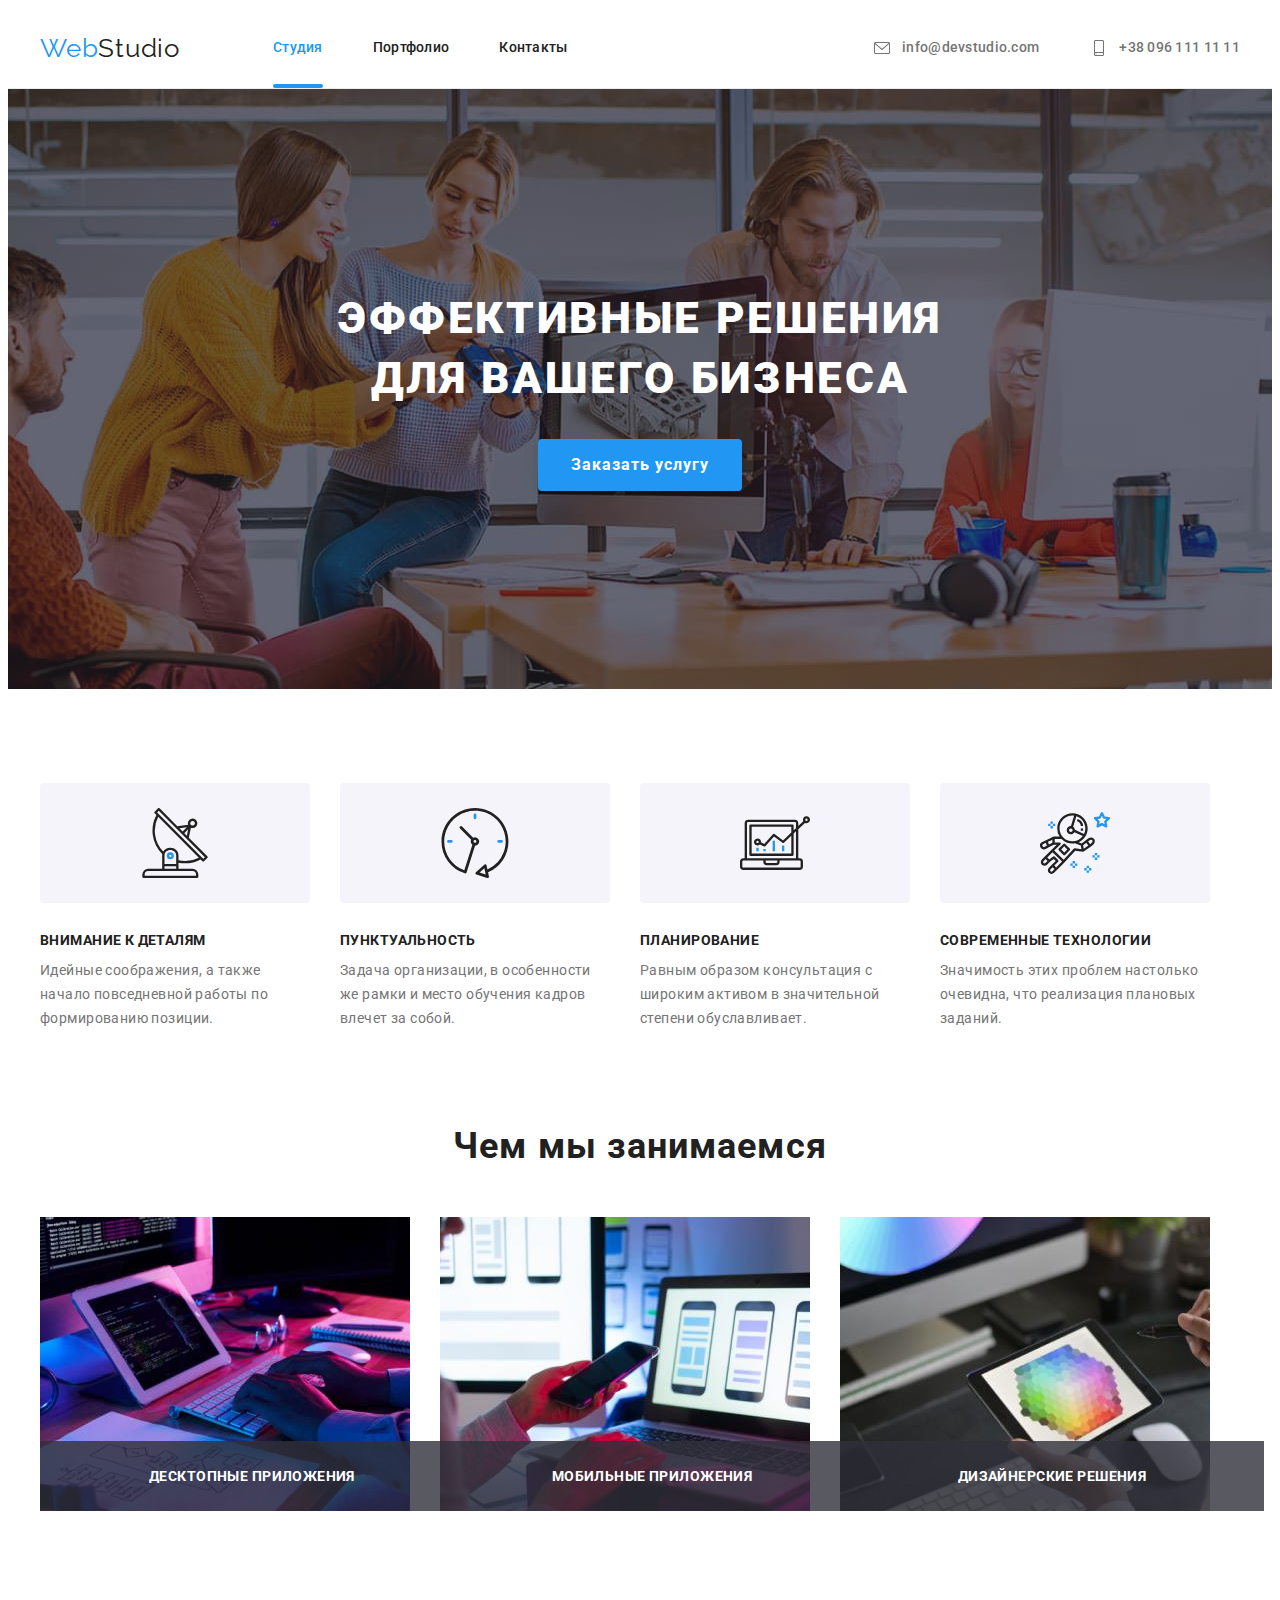
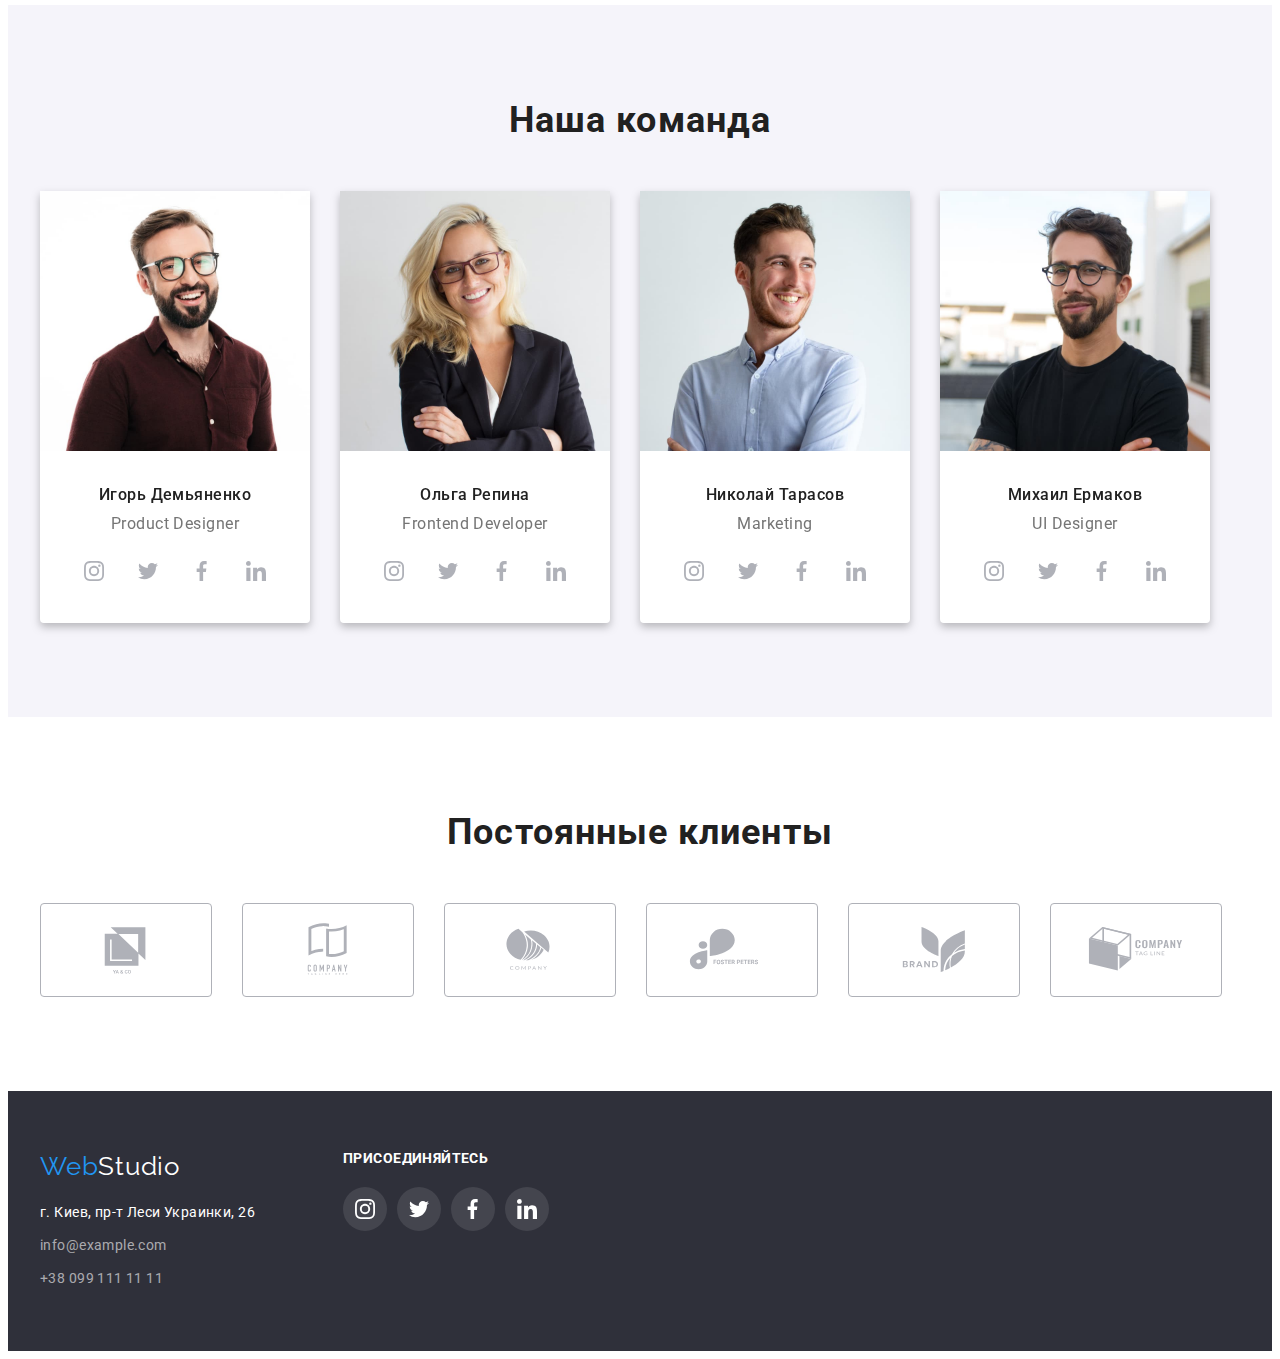
<file: index.html>
<!DOCTYPE html>
<html lang="ru">
  <head>
    <meta charset="UTF-8" />
    <meta http-equiv="X-UA-Compatible" content="IE=edge" />
    <meta name="viewport" content="width=device-width, initial-scale=1.0" />
    <link
      rel="stylesheet"
      href="https://cdnjs.cloudflare.com/ajax/libs/modern-normalize/1.1.0/modern-normalize.min.css"
      integrity="sha512-wpPYUAdjBVSE4KJnH1VR1HeZfpl1ub8YT/NKx4PuQ5NmX2tKuGu6U/JRp5y+Y8XG2tV+wKQpNHVUX03MfMFn9Q=="
      crossorigin="anonymous"
      referrerpolicy="no-referrer"
    />
    <link rel="stylesheet" href="./css/styles.css" />
    <link rel="preconnect" href="https://fonts.googleapis.com" />
    <link rel="preconnect" href="https://fonts.gstatic.com" crossorigin />
    <link
      href="https://fonts.googleapis.com/css2?family=Raleway:wght@700&family=Roboto:wght@400;500;700;900&display=swap"
      rel="stylesheet"
    />
    <title>Студия</title>
  </head>
  <body>
    <header class="header">
      <div class="container header-container">
        <nav class="menu">
          <a class="logo" href="./index.html"><span>Web</span>Studio</a>
          <ul class="site-nav list">
            <li class="item"><a class="link active" href="./index.html">Студия</a></li>
            <li class="item"><a class="link" href="./portfolio.html">Портфолио</a></li>
            <li class="item"><a class="link" href="">Контакты</a></li>
          </ul>
        </nav>
        <ul class="contacts list">
          <li class="item">
            <a class="link link-email" href="mailto:info@devstudio.com">
              <svg class="link-icon">
                <use href="./images/icons.svg#icon-envelope"></use>
              </svg>
              info@devstudio.com</a
            >
          </li>
          <li class="item">
            <a class="link link-phone" href="tel:+380961111111">
              <svg class="link-icon">
                <use href="./images/icons.svg#icon-smartphone"></use></svg
              >+38 096 111 11 11</a
            >
          </li>
        </ul>
      </div>
    </header>
    <main>
      <div class="overlay">
        <section class="section hero">
          <div class="container">
            <h1 class="hero-title">Эффективные решения<br />для вашего бизнеса</h1>
            <button class="button" type="button" data-modal-open>Заказать услугу</button>
          </div>
        </section>
      </div>
      <section class="section features">
        <div class="container">
          <h2 class="section-title title visually-hidden">Преимущества</h2>
          <ul class="feature-list list">
            <li class="item item-antenna">
              <div class="feature-icon-thumb icon-antenna">
                <svg class="feature-icon">
                  <use href="./images/icons.svg#icon-antenna"></use>
                </svg>
              </div>
              <h3 class="feature-list-title title">Внимание к деталям</h3>
              <p class="text">
                Идейные соображения, а также начало повседневной работы по формированию позиции.
              </p>
            </li>
            <li class="item item-clock">
              <div class="feature-icon-thumb icon-clock">
                <svg class="feature-icon">
                  <use href="./images/icons.svg#icon-clock"></use>
                </svg>
              </div>
              <h3 class="feature-list-title title">Пунктуальность</h3>
              <p class="text">
                Задача организации, в особенности же рамки и место обучения кадров влечет за собой.
              </p>
            </li>
            <li class="item item-diagram">
              <div class="feature-icon-thumb icon-diagram">
                <svg class="feature-icon">
                  <use href="./images/icons.svg#icon-diagram"></use>
                </svg>
              </div>
              <h3 class="feature-list-title title">Планирование</h3>
              <p class="text">
                Равным образом консультация с широким активом в значительной степени обуславливает.
              </p>
            </li>
            <li class="item item-astronaut">
              <div class="feature-icon-thumb icon-astronaut">
                <svg class="feature-icon">
                  <use href="./images/icons.svg#icon-astronaut"></use>
                </svg>
              </div>
              <h3 class="feature-list-title title">Современные технологии</h3>
              <p class="text">
                Значимость этих проблем настолько очевидна, что реализация плановых заданий.
              </p>
            </li>
          </ul>
        </div>
      </section>
      <section class="section occupation">
        <div class="container">
          <h2 class="section-title title">Чем мы занимаемся</h2>
          <ul class="occupation-list list">
            <li class="item">
              <a class="occupation-link link" href=""
                ><img
                  class="occupation-image"
                  src="./images/img1-squoosh.jpg"
                  width="370"
                  alt="Десктоп"
                />
                <div class="occupation-description">Десктопные приложения</div>
              </a>
            </li>
            <li class="item">
              <a class="occupation-link link" href=""
                ><img
                  class="occupation-image"
                  src="./images/img2-squoosh.jpg"
                  width="370"
                  alt="Смартфон"
                />
                <div class="occupation-description">Мобильные приложения</div></a
              >
            </li>
            <li class="item">
              <a class="occupation-link link" href=""
                ><img
                  class="occupation-image"
                  src="./images/img3-squoosh.jpg"
                  width="370"
                  alt="Планшет"
                />
                <div class="occupation-description">Дизайнерские решения</div></a
              >
            </li>
          </ul>
        </div>
      </section>
      <section class="section our-team">
        <div class="container">
          <h2 class="section-title title">Наша команда</h2>
          <ul class="team list">
            <li class="item">
              <img src="./images/img-igor-squoosh.jpg" width="270" alt="фото Игорь Демьяненко" />
              <div class="item-description">
                <h3 class="title">Игорь Демьяненко</h3>
                <p class="text">Product Designer</p>
                <ul class="team-item-social list">
                  <li class="social-item">
                    <a class="item-social-link link" href="" aria-label="instagram">
                      <svg class="item-social-icon">
                        <use href="./images/icons.svg#icon-instagram"></use></svg
                    ></a>
                  </li>
                  <li class="social-item">
                    <a class="item-social-link link" href="" aria-label="twitter"
                      ><svg class="item-social-icon">
                        <use href="./images/icons.svg#icon-twitter"></use></svg
                    ></a>
                  </li>
                  <li class="social-item">
                    <a class="item-social-link link" href="" aria-label="facebook"
                      ><svg class="item-social-icon">
                        <use href="./images/icons.svg#icon-facebook"></use></svg
                    ></a>
                  </li>
                  <li class="social-item">
                    <a class="item-social-link link" href="" aria-label="linkedin"
                      ><svg class="item-social-icon">
                        <use href="./images/icons.svg#icon-linkedin"></use></svg
                    ></a>
                  </li>
                </ul>
              </div>
            </li>
            <li class="item">
              <img src="./images/img-olga-squoosh.jpg" width="270" alt="фото Ольга Репина" />
              <div class="item-description">
                <h3 class="title">Ольга Репина</h3>
                <p class="text">Frontend Developer</p>
                <ul class="team-item-social list">
                  <li class="social-item">
                    <a class="item-social-link link" href="" aria-label="instagram">
                      <svg class="item-social-icon">
                        <use href="./images/icons.svg#icon-instagram"></use></svg
                    ></a>
                  </li>
                  <li class="social-item">
                    <a class="item-social-link link" href="" aria-label="twitter"
                      ><svg class="item-social-icon">
                        <use href="./images/icons.svg#icon-twitter"></use></svg
                    ></a>
                  </li>
                  <li class="social-item">
                    <a class="item-social-link link" href="" aria-label="facebook"
                      ><svg class="item-social-icon">
                        <use href="./images/icons.svg#icon-facebook"></use></svg
                    ></a>
                  </li>
                  <li class="social-item">
                    <a class="item-social-link link" href="" aria-label="linkedin"
                      ><svg class="item-social-icon">
                        <use href="./images/icons.svg#icon-linkedin"></use></svg
                    ></a>
                  </li>
                </ul>
              </div>
            </li>
            <li class="item">
              <img src="./images/img-nikolay-squoosh.jpg" width="270" alt="фото Николай Тарасов" />
              <div class="item-description">
                <h3 class="title">Николай Тарасов</h3>
                <p class="text">Marketing</p>
                <ul class="team-item-social list">
                  <li class="social-item">
                    <a class="item-social-link link" href="" aria-label="instagram">
                      <svg class="item-social-icon">
                        <use href="./images/icons.svg#icon-instagram"></use></svg
                    ></a>
                  </li>
                  <li class="social-item">
                    <a class="item-social-link link" href="" aria-label="twitter"
                      ><svg class="item-social-icon">
                        <use href="./images/icons.svg#icon-twitter"></use></svg
                    ></a>
                  </li>
                  <li class="social-item">
                    <a class="item-social-link link" href="" aria-label="facebook"
                      ><svg class="item-social-icon">
                        <use href="./images/icons.svg#icon-facebook"></use></svg
                    ></a>
                  </li>
                  <li class="social-item">
                    <a class="item-social-link link" href="" aria-label="linkedin"
                      ><svg class="item-social-icon">
                        <use href="./images/icons.svg#icon-linkedin"></use></svg
                    ></a>
                  </li>
                </ul>
              </div>
            </li>
            <li class="item">
              <img src="./images/img-mihail-squoosh.jpg" width="270" alt="фото Михаил Ермаков" />
              <div class="item-description">
                <h3 class="title">Михаил Ермаков</h3>
                <p class="text">UI Designer</p>
                <ul class="team-item-social list">
                  <li class="social-item">
                    <a class="item-social-link link" href="" aria-label="instagram">
                      <svg class="item-social-icon">
                        <use href="./images/icons.svg#icon-instagram"></use></svg
                    ></a>
                  </li>
                  <li class="social-item">
                    <a class="item-social-link link" href="" aria-label="twitter"
                      ><svg class="item-social-icon">
                        <use href="./images/icons.svg#icon-twitter"></use></svg
                    ></a>
                  </li>
                  <li class="social-item">
                    <a class="item-social-link link" href="" aria-label="facebook"
                      ><svg class="item-social-icon">
                        <use href="./images/icons.svg#icon-facebook"></use></svg
                    ></a>
                  </li>
                  <li class="social-item">
                    <a class="item-social-link link" href="" aria-label="linkedin"
                      ><svg class="item-social-icon">
                        <use href="./images/icons.svg#icon-linkedin"></use></svg
                    ></a>
                  </li>
                </ul>
              </div>
            </li>
          </ul>
        </div>
      </section>
      <section class="section clients">
        <div class="container">
          <h2 class="section-title title">Постоянные клиенты</h2>
          <ul class="clients-list list">
            <li class="clients-list-item">
              <a class="clients-list-link" href=""
                ><svg class="clients-logo">
                  <use href="./images/icons.svg#icon-group1"></use></svg
              ></a>
            </li>
            <li class="clients-list-item">
              <a class="clients-list-link" href=""
                ><svg class="clients-logo">
                  <use href="./images/icons.svg#icon-group2"></use></svg
              ></a>
            </li>
            <li class="clients-list-item">
              <a class="clients-list-link" href=""
                ><svg class="clients-logo">
                  <use href="./images/icons.svg#icon-group3"></use></svg
              ></a>
            </li>
            <li class="clients-list-item">
              <a class="clients-list-link" href=""
                ><svg class="clients-logo">
                  <use href="./images/icons.svg#icon-group4"></use></svg
              ></a>
            </li>
            <li class="clients-list-item">
              <a class="clients-list-link" href=""
                ><svg class="clients-logo">
                  <use href="./images/icons.svg#icon-group5"></use></svg
              ></a>
            </li>
            <li class="clients-list-item">
              <a class="clients-list-link" href=""
                ><svg class="clients-logo">
                  <use href="./images/icons.svg#icon-group6"></use></svg
              ></a>
            </li>
          </ul>
        </div>
      </section>
    </main>
    <footer class="footer">
      <div class="container footer-container">
        <div class="address-column">
          <a class="logo" href="./index.html"><span>Web</span>Studio</a>
          <address>
            <ul class="list">
              <li class="item">
                <a class="link geo" href="https://goo.gl/maps/m2GyWNJiVU1sQEWt8"
                  >г. Киев, пр-т Леси Украинки, 26</a
                >
              </li>
              <li class="item">
                <a class="link" href="mailto:info@devstudio.com">info@example.com</a>
              </li>
              <li class="item"><a class="link" href="tel:+380991111111">+38 099 111 11 11</a></li>
            </ul>
          </address>
        </div>
        <div class="social-column">
          <p class="text">присоединяйтесь</p>
          <ul class="footer-item-social list">
            <li class="social-item">
              <a class="item-social-link link" href="" aria-label="instagram">
                <svg class="item-social-icon">
                  <use href="./images/icons.svg#icon-instagram"></use></svg
              ></a>
            </li>
            <li class="social-item">
              <a class="item-social-link link" href="" aria-label="twitter"
                ><svg class="item-social-icon">
                  <use href="./images/icons.svg#icon-twitter"></use></svg
              ></a>
            </li>
            <li class="social-item">
              <a class="item-social-link link" href="" aria-label="facebook"
                ><svg class="item-social-icon">
                  <use href="./images/icons.svg#icon-facebook"></use></svg
              ></a>
            </li>
            <li class="social-item">
              <a class="item-social-link link" href="" aria-label="linkedin"
                ><svg class="item-social-icon">
                  <use href="./images/icons.svg#icon-linkedin"></use></svg
              ></a>
            </li>
          </ul>
        </div>
      </div>
    </footer>
    <div class="backdrop is-hidden" data-modal>
      <div class="modal">
        <button class="close button" data-modal-close>
          <svg width="18" height="18">
            <use href="./images/icons.svg#icon-close-blackdrop"></use>
          </svg>
        </button>
      </div>
    </div>
    <script src="./js/modal.js"></script>
  </body>
</html>
</file>
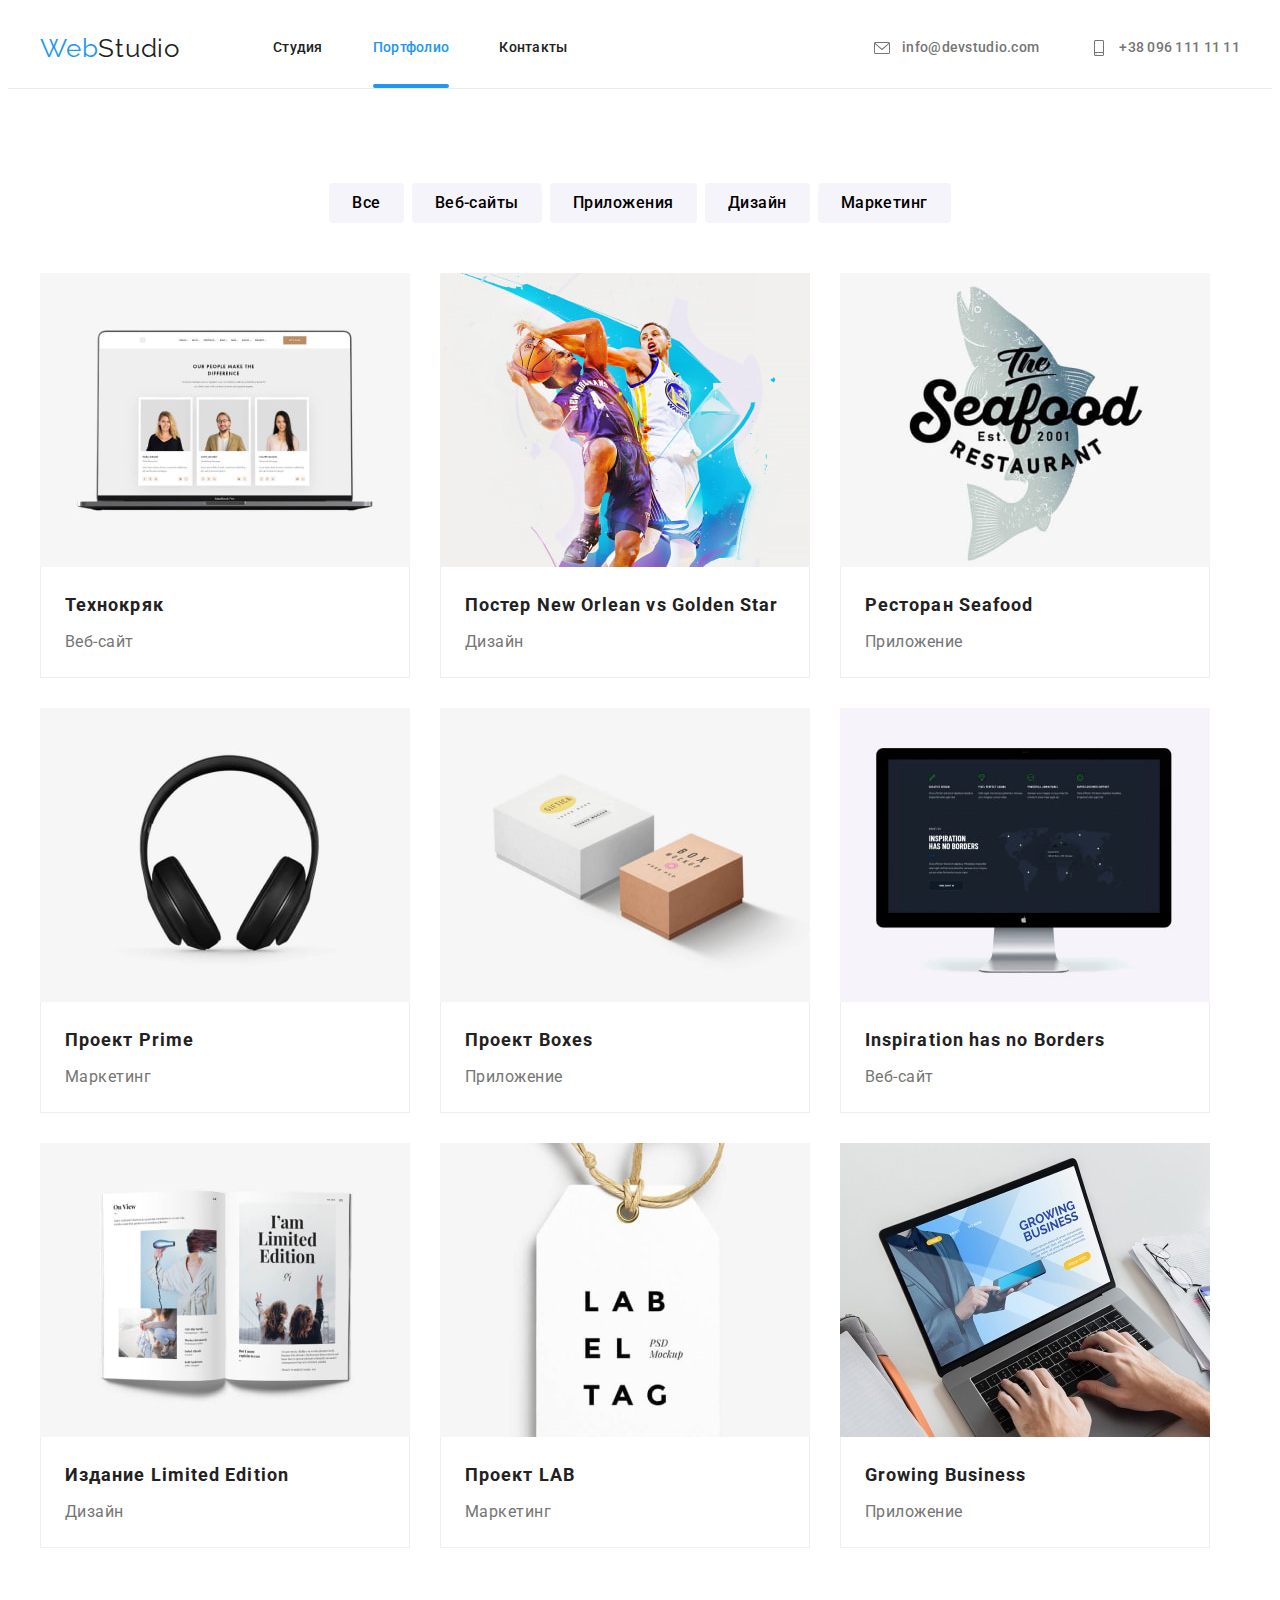
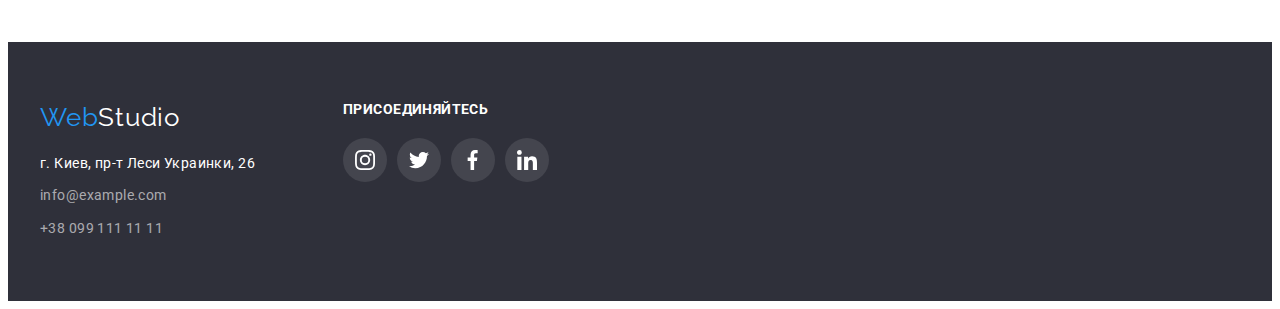
<file: portfolio.html>
<!DOCTYPE html>
<html lang="ru">
  <head>
    <meta charset="UTF-8" />
    <meta http-equiv="X-UA-Compatible" content="IE=edge" />
    <meta name="viewport" content="width=device-width, initial-scale=1.0" />
    <link
      rel="stylesheet"
      href="https://cdnjs.cloudflare.com/ajax/libs/modern-normalize/1.1.0/modern-normalize.min.css"
      integrity="sha512-wpPYUAdjBVSE4KJnH1VR1HeZfpl1ub8YT/NKx4PuQ5NmX2tKuGu6U/JRp5y+Y8XG2tV+wKQpNHVUX03MfMFn9Q=="
      crossorigin="anonymous"
      referrerpolicy="no-referrer"
    />
    <link rel="stylesheet" href="./css/styles.css" />
    <link rel="preconnect" href="https://fonts.googleapis.com" />
    <link rel="preconnect" href="https://fonts.gstatic.com" crossorigin />
    <link
      href="https://fonts.googleapis.com/css2?family=Raleway:wght@700&family=Roboto:wght@400;500;700;900&display=swap"
      rel="stylesheet"
    />
    <title>Портфолио</title>
  </head>
  <body>
    <header class="header">
      <div class="container header-container">
        <nav class="menu">
          <a class="logo" href="./index.html"><span>Web</span>Studio</a>
          <ul class="site-nav list">
            <li class="item"><a class="link" href="./index.html">Студия</a></li>
            <li class="item"><a class="link active" href="./portfolio.html">Портфолио</a></li>
            <li class="item"><a class="link" href="">Контакты</a></li>
          </ul>
        </nav>
        <ul class="contacts list">
          <li class="item">
            <a class="link link-email" href="mailto:info@devstudio.com">
              <svg class="link-icon">
                <use href="images/icons.svg#icon-envelope"></use>
              </svg>
              info@devstudio.com</a
            >
          </li>
          <li class="item">
            <a class="link link-phone" href="tel:+380961111111">
              <svg class="link-icon">
                <use href="images/icons.svg#icon-smartphone"></use></svg
              >+38 096 111 11 11</a
            >
          </li>
        </ul>
      </div>
    </header>
    <main>
      <section class="portfolio section">
        <div class="container">
          <h1 class="section-title title visually-hidden">Наши работы</h1>
          <ul class="filters list">
            <li class="item">
              <button class="button" type="button">Все</button>
            </li>
            <li class="item">
              <button class="button" type="button">Веб-сайты</button>
            </li>
            <li class="item">
              <button class="button" type="button">Приложения</button>
            </li>
            <li class="item">
              <button class="button" type="button">Дизайн</button>
            </li>
            <li class="item">
              <button class="button" type="button">Маркетинг</button>
            </li>
          </ul>
          <ul class="examples list">
            <li class="example-item">
              <a class="example-link link" href="">
                <div class="example-thumb">
                  <img
                    class="example-illustration"
                    src="./images/img-technokriak-squoosh.jpg"
                    alt="Скриншот сайта Технокряк"
                    width="370"
                  />
                  <div class="example-hover-overlay">
                    Технокряк это современная площадка распространения коронавируса. Компании
                    используют эту платформу для цифрового шпионажа и атак на защищённые сервера
                    конкурентов.
                  </div>
                </div>
                <div class="example-description">
                  <h3 class="title">Технокряк</h3>
                  <p class="text">Веб-сайт</p>
                </div></a
              >
            </li>
            <li class="example-item">
              <a class="example-link link" href="">
                <div class="example-thumb">
                  <img
                    class="example-illustration"
                    src="./images/img-neworlean-squoosh.jpg"
                    alt="Превью постера"
                    width="370"
                  />
                  <div class="example-hover-overlay">
                    Постер это современная площадка распространения коронавируса. Компании
                    используют эту платформу для цифрового шпионажа и атак на защищённые сервера
                    конкурентов.
                  </div>
                </div>
                <div class="example-description">
                  <h3 class="title">Постер New Orlean vs Golden Star</h3>
                  <p class="text">Дизайн</p>
                </div>
              </a>
            </li>
            <li class="example-item">
              <a class="example-link link" href=""
                ><div class="example-thumb">
                  <img
                    class="example-illustration"
                    src="./images/img-seafood-squoosh.jpg"
                    alt="Логотип ресторана Seafood"
                    width="370"
                  />
                  <div class="example-hover-overlay">
                    Логотип это современная площадка распространения коронавируса. Компании
                    используют эту платформу для цифрового шпионажа и атак на защищённые сервера
                    конкурентов.
                  </div>
                </div>
                <div class="example-description">
                  <h3 class="title">Ресторан Seafood</h3>
                  <p class="text">Приложение</p>
                </div>
              </a>
            </li>
            <li class="example-item">
              <a class="example-link link" href=""
                ><div class="example-thumb">
                  <img
                    class="example-illustration"
                    src="./images/img-prime-squoosh.jpg"
                    alt="Наушники"
                    width="370"
                  />
                  <div class="example-hover-overlay">
                    Prime это современная площадка распространения коронавируса. Компании используют
                    эту платформу для цифрового шпионажа и атак на защищённые сервера конкурентов.
                  </div>
                </div>
                <div class="example-description">
                  <h3 class="title">Проект Prime</h3>
                  <p class="text">Маркетинг</p>
                </div>
              </a>
            </li>
            <li class="example-item">
              <a class="example-link link" href=""
                ><div class="example-thumb">
                  <img
                    class="example-illustration"
                    src="./images/img-boxes-squoosh.jpg"
                    alt="Две коробки"
                    width="370"
                  />
                  <div class="example-hover-overlay">
                    Boxes это современная площадка распространения коронавируса. Компании используют
                    эту платформу для цифрового шпионажа и атак на защищённые сервера конкурентов.
                  </div>
                </div>
                <div class="example-description">
                  <h3 class="title">Проект Boxes</h3>
                  <p class="text">Приложение</p>
                </div>
              </a>
            </li>
            <li class="example-item">
              <a class="example-link link" href=""
                ><div class="example-thumb">
                  <img
                    class="example-illustration"
                    src="./images/img-imginspiration-squoosh.jpg"
                    alt="Монитор со скриншотом сайта"
                    width="370"
                  />
                  <div class="example-hover-overlay">
                    Inspiration это современная площадка распространения коронавируса. Компании
                    используют эту платформу для цифрового шпионажа и атак на защищённые сервера
                    конкурентов.
                  </div>
                </div>
                <div class="example-description">
                  <h3 class="title">Inspiration has no Borders</h3>
                  <p class="text">Веб-сайт</p>
                </div>
              </a>
            </li>
            <li class="example-item">
              <a class="example-link link" href=""
                ><div class="example-thumb">
                  <img
                    class="example-illustration"
                    src="./images/img-limited-squoosh.jpg"
                    alt="Разворот журнала"
                    width="370"
                  />
                  <div class="example-hover-overlay">
                    Limited Edition это современная площадка распространения коронавируса. Компании
                    используют эту платформу для цифрового шпионажа и атак на защищённые сервера
                    конкурентов.
                  </div>
                </div>
                <div class="example-description">
                  <h3 class="title">Издание Limited Edition</h3>
                  <p class="text">Дизайн</p>
                </div>
              </a>
            </li>
            <li class="example-item">
              <a class="example-link link" href=""
                ><div class="example-thumb">
                  <img
                    class="example-illustration"
                    src="./images/img-lab-squoosh.jpg"
                    alt="Бирка на веревочке"
                    width="370"
                  />
                  <div class="example-hover-overlay">
                    LAB это современная площадка распространения коронавируса. Компании используют
                    эту платформу для цифрового шпионажа и атак на защищённые сервера конкурентов.
                  </div>
                </div>
                <div class="example-description">
                  <h3 class="title">Проект LAB</h3>
                  <p class="text">Маркетинг</p>
                </div>
              </a>
            </li>
            <li class="example-item">
              <a class="example-link link" href=""
                ><div class="example-thumb">
                  <img
                    class="example-illustration"
                    src="./images/img-growing-squoosh.jpg"
                    alt="Ноутбук с изображением приложения и руками на клавиатуре"
                    width="370"
                  />
                  <div class="example-hover-overlay">
                    Growing Business это современная площадка распространения коронавируса. Компании
                    используют эту платформу для цифрового шпионажа и атак на защищённые сервера
                    конкурентов.
                  </div>
                </div>
                <div class="example-description">
                  <h3 class="title">Growing Business</h3>
                  <p class="text">Приложение</p>
                </div>
              </a>
            </li>
          </ul>
        </div>
      </section>
    </main>
    <footer class="footer">
      <div class="container footer-container">
        <div class="address-column">
          <a class="logo" href="./index.html"><span>Web</span>Studio</a>
          <address>
            <ul class="list">
              <li class="item">
                <a class="link geo" href="https://goo.gl/maps/m2GyWNJiVU1sQEWt8"
                  >г. Киев, пр-т Леси Украинки, 26</a
                >
              </li>
              <li class="item">
                <a class="link" href="mailto:info@devstudio.com">info@example.com</a>
              </li>
              <li class="item"><a class="link" href="tel:+380991111111">+38 099 111 11 11</a></li>
            </ul>
          </address>
        </div>
        <div class="social-column">
          <p class="text">присоединяйтесь</p>
          <ul class="footer-item-social list">
            <li class="social-item">
              <a class="item-social-link link" href="" aria-label="instagram">
                <svg class="item-social-icon">
                  <use href="./images/icons.svg#icon-instagram"></use></svg
              ></a>
            </li>
            <li class="social-item">
              <a class="item-social-link link" href="" aria-label="twitter"
                ><svg class="item-social-icon">
                  <use href="./images/icons.svg#icon-twitter"></use></svg
              ></a>
            </li>
            <li class="social-item">
              <a class="item-social-link link" href="" aria-label="facebook"
                ><svg class="item-social-icon">
                  <use href="./images/icons.svg#icon-facebook"></use></svg
              ></a>
            </li>
            <li class="social-item">
              <a class="item-social-link link" href="" aria-label="linkedin"
                ><svg class="item-social-icon">
                  <use href="./images/icons.svg#icon-linkedin"></use></svg
              ></a>
            </li>
          </ul>
        </div>
      </div>
    </footer>
  </body>
</html>
</file>
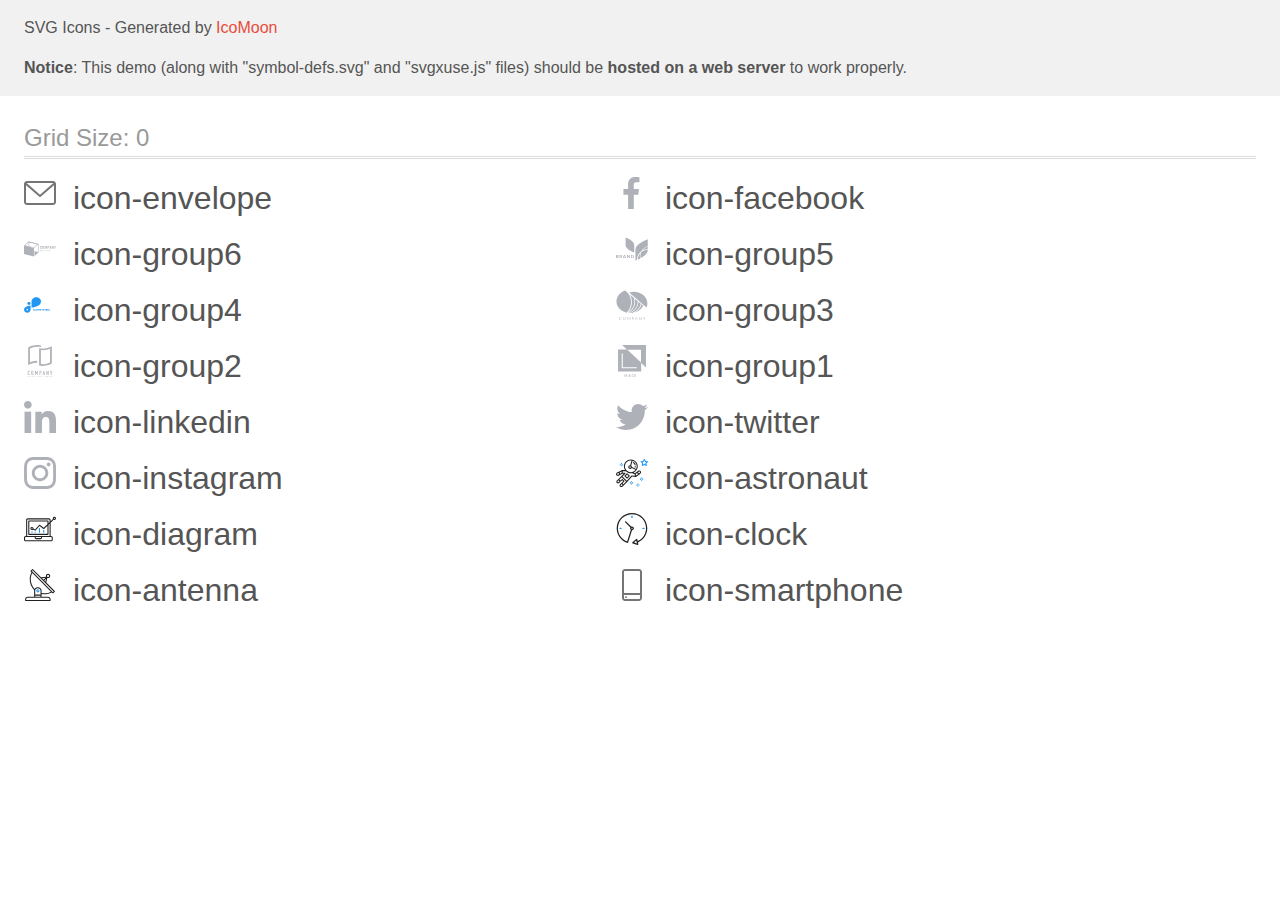
<file: icomoon/demo-external-svg.html>
<!doctype html>
<html>
<head>
    <title>IcoMoon - SVG Icons</title>
    <meta charset="utf-8">
    <meta name="viewport" content="width=device-width, initial-scale=1">
    <link rel="stylesheet" href="demo-files/demo.css">
    <link rel="stylesheet" href="style.css">
</head>
<body>
<header class="bgc1 clearfix">
<div class="mhl">
    <p>SVG Icons - Generated by <a href="https://icomoon.io/app">IcoMoon</a></p><p><strong>Notice</strong>: This demo (along with "symbol-defs.svg" and "svgxuse.js" files) should be <b>hosted on a web server</b> to work properly.</p>
</div>
</header>
    <div class="clearfix mhl ptl">
        <h1 class="mvm mtn fgc1">Grid Size: 0</h1>
        <div class="glyph fs1">
            <div class="clearfix pbs">
                <svg class="icon icon-envelope"><use xlink:href="symbol-defs.svg#icon-envelope"></use></svg><span class="name"> icon-envelope</span>
            </div>
        </div>
        <div class="glyph fs1">
            <div class="clearfix pbs">
                <svg class="icon icon-facebook"><use xlink:href="symbol-defs.svg#icon-facebook"></use></svg><span class="name"> icon-facebook</span>
            </div>
        </div>
        <div class="glyph fs1">
            <div class="clearfix pbs">
                <svg class="icon icon-group6"><use xlink:href="symbol-defs.svg#icon-group6"></use></svg><span class="name"> icon-group6</span>
            </div>
        </div>
        <div class="glyph fs1">
            <div class="clearfix pbs">
                <svg class="icon icon-group5"><use xlink:href="symbol-defs.svg#icon-group5"></use></svg><span class="name"> icon-group5</span>
            </div>
        </div>
        <div class="glyph fs1">
            <div class="clearfix pbs">
                <svg class="icon icon-group4"><use xlink:href="symbol-defs.svg#icon-group4"></use></svg><span class="name"> icon-group4</span>
            </div>
        </div>
        <div class="glyph fs1">
            <div class="clearfix pbs">
                <svg class="icon icon-group3"><use xlink:href="symbol-defs.svg#icon-group3"></use></svg><span class="name"> icon-group3</span>
            </div>
        </div>
        <div class="glyph fs1">
            <div class="clearfix pbs">
                <svg class="icon icon-group2"><use xlink:href="symbol-defs.svg#icon-group2"></use></svg><span class="name"> icon-group2</span>
            </div>
        </div>
        <div class="glyph fs1">
            <div class="clearfix pbs">
                <svg class="icon icon-group1"><use xlink:href="symbol-defs.svg#icon-group1"></use></svg><span class="name"> icon-group1</span>
            </div>
        </div>
        <div class="glyph fs1">
            <div class="clearfix pbs">
                <svg class="icon icon-linkedin"><use xlink:href="symbol-defs.svg#icon-linkedin"></use></svg><span class="name"> icon-linkedin</span>
            </div>
        </div>
        <div class="glyph fs1">
            <div class="clearfix pbs">
                <svg class="icon icon-twitter"><use xlink:href="symbol-defs.svg#icon-twitter"></use></svg><span class="name"> icon-twitter</span>
            </div>
        </div>
        <div class="glyph fs1">
            <div class="clearfix pbs">
                <svg class="icon icon-instagram"><use xlink:href="symbol-defs.svg#icon-instagram"></use></svg><span class="name"> icon-instagram</span>
            </div>
        </div>
        <div class="glyph fs1">
            <div class="clearfix pbs">
                <svg class="icon icon-astronaut"><use xlink:href="symbol-defs.svg#icon-astronaut"></use></svg><span class="name"> icon-astronaut</span>
            </div>
        </div>
        <div class="glyph fs1">
            <div class="clearfix pbs">
                <svg class="icon icon-diagram"><use xlink:href="symbol-defs.svg#icon-diagram"></use></svg><span class="name"> icon-diagram</span>
            </div>
        </div>
        <div class="glyph fs1">
            <div class="clearfix pbs">
                <svg class="icon icon-clock"><use xlink:href="symbol-defs.svg#icon-clock"></use></svg><span class="name"> icon-clock</span>
            </div>
        </div>
        <div class="glyph fs1">
            <div class="clearfix pbs">
                <svg class="icon icon-antenna"><use xlink:href="symbol-defs.svg#icon-antenna"></use></svg><span class="name"> icon-antenna</span>
            </div>
        </div>
        <div class="glyph fs1">
            <div class="clearfix pbs">
                <svg class="icon icon-smartphone"><use xlink:href="symbol-defs.svg#icon-smartphone"></use></svg><span class="name"> icon-smartphone</span>
            </div>
        </div>
  </div>
<script defer src="svgxuse.js"></script>
</body>
</html>
</file>
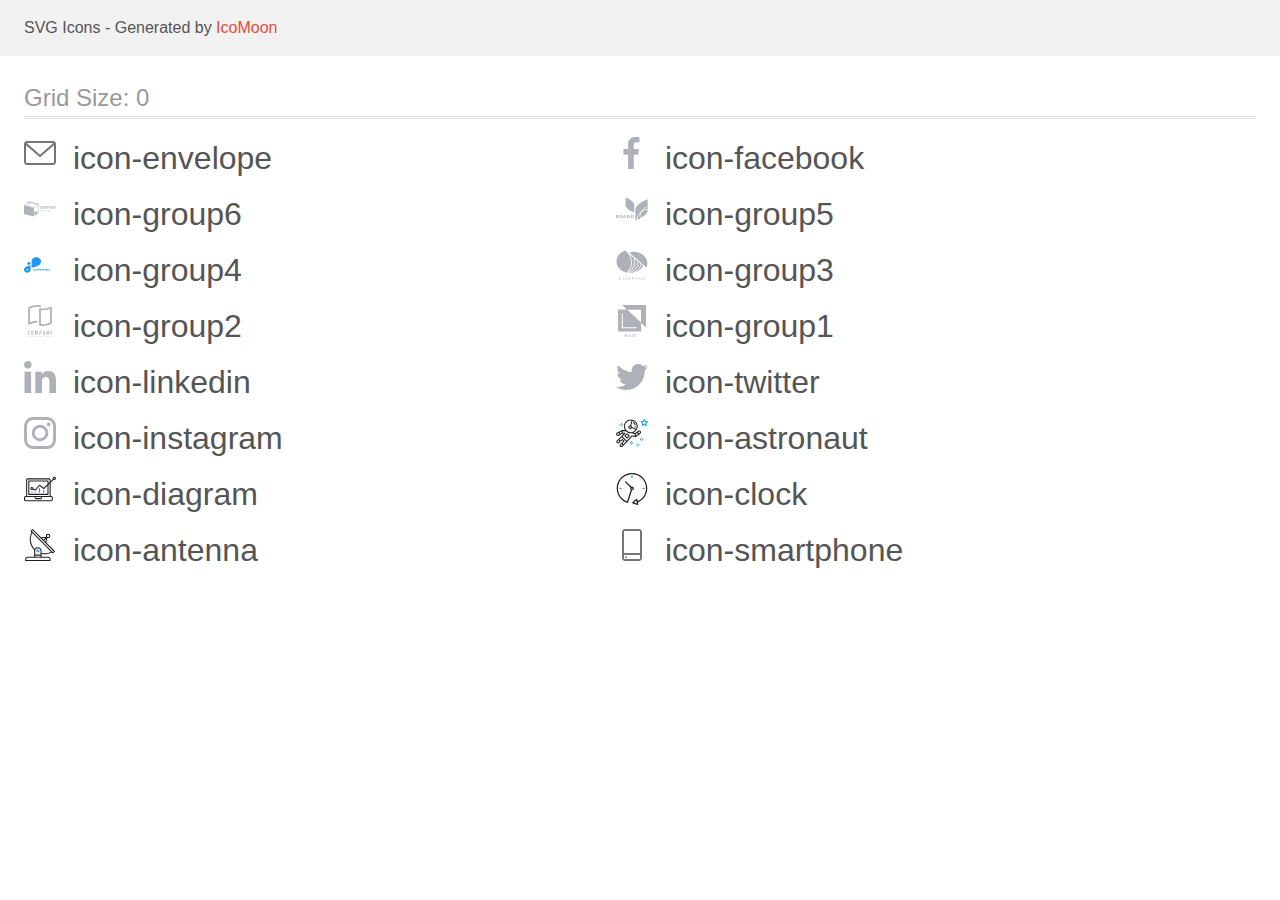
<file: icomoon/demo.html>
<!doctype html>
<html>
<head>
    <title>IcoMoon - SVG Icons</title>
    <meta charset="utf-8">
    <meta name="viewport" content="width=device-width, initial-scale=1">
    <link rel="stylesheet" href="demo-files/demo.css">
    <link rel="stylesheet" href="style.css">
</head>
<body>
<svg aria-hidden="true" style="position: absolute; width: 0; height: 0; overflow: hidden;" version="1.1" xmlns="http://www.w3.org/2000/svg" xmlns:xlink="http://www.w3.org/1999/xlink">
<defs>
<symbol id="icon-envelope" viewBox="0 0 32 32">
<path fill="#757575" style="fill: var(--color1, #757575)" d="M29 4h-26c-1.654 0-3 1.346-3 3v18c0 1.654 1.346 3 3 3h26c1.654 0 3-1.346 3-3v-18c0-1.654-1.346-3-3-3v0zM29 6c0.136 0 0.265 0.028 0.383 0.077l-13.383 11.599-13.383-11.599c0.118-0.049 0.247-0.077 0.383-0.077h26zM29 26h-26c-0.552 0-1-0.448-1-1v-16.81l13.345 11.565c0.188 0.163 0.422 0.244 0.655 0.244s0.467-0.081 0.655-0.244l13.345-11.565v16.81c0 0.552-0.448 1-1 1v0z"></path>
</symbol>
<symbol id="icon-facebook" viewBox="0 0 32 32">
<path fill="#afb1b8" style="fill: var(--color2, #afb1b8)" d="M20.529 5.313h2.921v-5.088c-0.504-0.069-2.237-0.225-4.256-0.225-4.212 0-7.097 2.649-7.097 7.519v4.481h-4.648v5.688h4.648v14.312h5.699v-14.311h4.46l0.708-5.688h-5.169v-3.919c0.001-1.644 0.444-2.769 2.735-2.769z"></path>
</symbol>
<symbol id="icon-group6" viewBox="0 0 32 32">
<path fill="#afb1b8" style="fill: var(--color2, #afb1b8)" d="M16.145 15.628c-0.151-0.201-0.223-0.438-0.206-0.677v-0.982c0-0.301 0.068-0.53 0.205-0.686s0.371-0.234 0.703-0.234c0.312 0 0.534 0.067 0.665 0.2 0.143 0.17 0.213 0.378 0.197 0.587v0.231h-0.559v-0.234c0.002-0.076-0.003-0.153-0.016-0.229-0.008-0.052-0.036-0.1-0.080-0.136-0.057-0.039-0.13-0.058-0.202-0.053-0.077-0.005-0.152 0.015-0.213 0.056-0.049 0.040-0.081 0.093-0.093 0.15-0.016 0.080-0.023 0.161-0.022 0.243v1.191c-0.009 0.115 0.016 0.23 0.072 0.335 0.028 0.035 0.066 0.063 0.111 0.081s0.095 0.024 0.144 0.019c0.072 0.005 0.143-0.014 0.198-0.054 0.046-0.039 0.075-0.090 0.083-0.145 0.013-0.079 0.019-0.159 0.017-0.239v-0.242h0.559v0.221c0.016 0.218-0.052 0.435-0.193 0.617-0.128 0.146-0.347 0.219-0.668 0.219s-0.564-0.078-0.702-0.24z"></path>
<path fill="#afb1b8" style="fill: var(--color2, #afb1b8)" d="M18.47 15.638c-0.141-0.153-0.212-0.375-0.212-0.67v-1.032c0-0.292 0.071-0.512 0.212-0.662s0.377-0.224 0.708-0.224c0.328 0 0.563 0.075 0.704 0.224s0.213 0.37 0.213 0.662v1.032c0 0.292-0.072 0.515-0.215 0.669s-0.377 0.231-0.702 0.231c-0.325 0-0.566-0.078-0.708-0.23zM19.438 15.391c0.051-0.096 0.074-0.2 0.067-0.306v-1.264c0.006-0.103-0.016-0.206-0.066-0.3-0.028-0.036-0.068-0.065-0.114-0.082s-0.097-0.024-0.147-0.018c-0.050-0.006-0.101 0-0.148 0.018s-0.086 0.046-0.115 0.082c-0.051 0.093-0.074 0.196-0.067 0.3v1.27c-0.007 0.105 0.016 0.21 0.067 0.306 0.033 0.032 0.073 0.058 0.118 0.076s0.094 0.027 0.144 0.027c0.049 0 0.098-0.009 0.144-0.027s0.085-0.043 0.118-0.076v-0.006z"></path>
<path fill="#afb1b8" style="fill: var(--color2, #afb1b8)" d="M20.767 13.080h0.601l0.452 1.905 0.463-1.905h0.585l0.059 2.749h-0.433l-0.046-1.911-0.446 1.911h-0.347l-0.463-1.918-0.043 1.918h-0.437l0.054-2.749z"></path>
<path fill="#afb1b8" style="fill: var(--color2, #afb1b8)" d="M23.602 13.080h0.937c0.54 0 0.81 0.26 0.81 0.781 0 0.499-0.284 0.747-0.852 0.747h-0.319v1.222h-0.578l0.003-2.749zM24.402 14.255c0.057 0.006 0.115 0.002 0.17-0.013s0.105-0.040 0.148-0.074c0.066-0.093 0.096-0.202 0.083-0.31 0.003-0.084-0.006-0.168-0.028-0.25-0.008-0.027-0.023-0.053-0.043-0.075s-0.045-0.041-0.073-0.055c-0.080-0.033-0.169-0.048-0.258-0.044h-0.224v0.822h0.224z"></path>
<path fill="#afb1b8" style="fill: var(--color2, #afb1b8)" d="M26.182 13.080h0.621l0.637 2.749h-0.539l-0.126-0.634h-0.554l-0.13 0.634h-0.547l0.637-2.749zM26.713 14.877l-0.216-1.154-0.216 1.154h0.433z"></path>
<path fill="#afb1b8" style="fill: var(--color2, #afb1b8)" d="M27.955 13.080h0.405l0.775 1.568v-1.568h0.48v2.749h-0.385l-0.779-1.637v1.637h-0.496l0.001-2.749z"></path>
<path fill="#afb1b8" style="fill: var(--color2, #afb1b8)" d="M30.739 14.782l-0.644-1.697h0.542l0.393 1.090 0.369-1.090h0.531l-0.636 1.697v1.048h-0.555v-1.048z"></path>
<path fill="#afb1b8" style="fill: var(--color2, #afb1b8)" d="M17.038 17.032v0.144h-0.472v1.117h-0.198v-1.117h-0.474v-0.144h1.144z"></path>
<path fill="#afb1b8" style="fill: var(--color2, #afb1b8)" d="M18.517 18.293h-0.153c-0.015 0.001-0.031-0.003-0.043-0.012-0.012-0.007-0.020-0.017-0.025-0.029l-0.136-0.3h-0.655l-0.136 0.3c-0.004 0.013-0.011 0.024-0.021 0.034-0.012 0.008-0.027 0.013-0.043 0.012h-0.153l0.578-1.261h0.201l0.585 1.256zM17.559 17.825h0.546l-0.231-0.513c-0.017-0.039-0.031-0.078-0.043-0.119-0.008 0.024-0.015 0.047-0.022 0.067l-0.021 0.053-0.229 0.512z"></path>
<path fill="#afb1b8" style="fill: var(--color2, #afb1b8)" d="M19.514 18.169c0.036 0.002 0.073 0.002 0.109 0 0.031-0.003 0.062-0.008 0.093-0.015 0.028-0.006 0.056-0.014 0.083-0.023 0.025-0.009 0.051-0.020 0.077-0.031v-0.284h-0.231c-0.006 0-0.011-0-0.017-0.002s-0.010-0.004-0.014-0.008c-0.004-0.003-0.007-0.006-0.009-0.010s-0.003-0.008-0.003-0.013v-0.097h0.449v0.483c-0.037 0.023-0.075 0.043-0.116 0.060s-0.084 0.032-0.128 0.043c-0.047 0.012-0.096 0.021-0.145 0.026-0.056 0.005-0.112 0.008-0.169 0.008-0.1 0.001-0.199-0.015-0.291-0.047-0.087-0.030-0.165-0.075-0.231-0.132-0.064-0.058-0.115-0.125-0.149-0.2-0.036-0.084-0.055-0.172-0.053-0.262-0.001-0.090 0.016-0.179 0.052-0.264 0.033-0.075 0.084-0.143 0.149-0.2s0.145-0.101 0.231-0.131c0.099-0.032 0.204-0.048 0.31-0.047 0.054-0 0.108 0.004 0.161 0.011 0.047 0.007 0.093 0.017 0.138 0.032 0.040 0.013 0.079 0.030 0.116 0.050 0.035 0.020 0.069 0.042 0.101 0.066l-0.056 0.078c-0.004 0.007-0.011 0.013-0.019 0.017s-0.017 0.007-0.026 0.007c-0.013-0-0.025-0.004-0.036-0.010-0.017-0.008-0.036-0.018-0.057-0.030-0.025-0.013-0.051-0.025-0.077-0.034-0.034-0.012-0.070-0.021-0.106-0.028-0.048-0.008-0.098-0.011-0.147-0.011-0.076-0.001-0.152 0.011-0.223 0.035-0.064 0.022-0.122 0.056-0.17 0.1-0.048 0.045-0.085 0.099-0.108 0.157-0.052 0.137-0.052 0.284 0 0.42 0.025 0.059 0.065 0.113 0.116 0.159 0.047 0.043 0.105 0.077 0.169 0.1 0.074 0.022 0.151 0.030 0.229 0.025z"></path>
<path fill="#afb1b8" style="fill: var(--color2, #afb1b8)" d="M21.357 18.149h0.631v0.144h-0.825v-1.261h0.198l-0.005 1.117z"></path>
<path fill="#afb1b8" style="fill: var(--color2, #afb1b8)" d="M22.645 18.293h-0.198v-1.261h0.198v1.261z"></path>
<path fill="#afb1b8" style="fill: var(--color2, #afb1b8)" d="M23.381 17.038c0.012 0.006 0.022 0.014 0.030 0.023l0.845 0.951c-0.001-0.015-0.001-0.030 0-0.045 0-0.014 0-0.028 0-0.041v-0.899h0.172v1.266h-0.099c-0.015 0.001-0.029-0.001-0.043-0.007-0.012-0.006-0.023-0.014-0.031-0.024l-0.844-0.95c0 0.015 0 0.029 0 0.043s0 0.027 0 0.039v0.899h-0.165v-1.261h0.103c0.011 0 0.022 0.002 0.032 0.006z"></path>
<path fill="#afb1b8" style="fill: var(--color2, #afb1b8)" d="M25.885 17.032v0.139h-0.701v0.416h0.568v0.134h-0.568v0.43h0.701v0.139h-0.904v-1.258h0.904z"></path>
<path fill="#afb1b8" style="fill: var(--color2, #afb1b8)" d="M5.161 9.244l8.781 2.153v7.543l-8.781-2.152v-7.544zM4.598 8.601v8.554l9.907 2.429v-8.553l-9.907-2.43z"></path>
<path fill="#afb1b8" style="fill: var(--color2, #afb1b8)" d="M9.908 23.555l-9.908-2.431v-8.553l9.908 2.43v8.554z"></path>
<path fill="#afb1b8" style="fill: var(--color2, #afb1b8)" d="M4.762 9.148l8.667 2.126-3.686 3.183-8.668-2.127 3.687-3.182zM4.598 8.601l-4.598 3.97 9.908 2.43 4.597-3.97-9.907-2.43z"></path>
<path fill="#afb1b8" style="fill: var(--color2, #afb1b8)" d="M10.465 23.074l4.040-3.488-4.040-0.991v4.48z"></path>
</symbol>
<symbol id="icon-group5" viewBox="0 0 32 32">
<path fill="#afb1b8" style="fill: var(--color2, #afb1b8)" d="M2.416 23.738c0.124 0.14 0.19 0.316 0.186 0.496 0.006 0.118-0.016 0.235-0.066 0.344s-0.126 0.205-0.222 0.283c-0.24 0.166-0.538 0.248-0.839 0.229h-1.475v-3.145h1.445c0.285-0.017 0.568 0.056 0.8 0.209 0.093 0.072 0.167 0.162 0.216 0.264s0.071 0.213 0.064 0.324c0.008 0.173-0.051 0.344-0.168 0.481-0.112 0.125-0.267 0.212-0.44 0.246 0.196 0.033 0.372 0.128 0.498 0.269zM0.686 23.264h0.617c0.14 0.009 0.28-0.028 0.393-0.104 0.046-0.038 0.082-0.086 0.105-0.139s0.032-0.111 0.027-0.168c0.004-0.057-0.005-0.114-0.028-0.167s-0.058-0.101-0.103-0.14c-0.116-0.079-0.26-0.117-0.404-0.106h-0.607v0.825zM1.757 24.47c0.050-0.039 0.089-0.089 0.114-0.144s0.036-0.115 0.032-0.175c0.004-0.061-0.008-0.121-0.034-0.177s-0.065-0.106-0.116-0.145c-0.121-0.082-0.269-0.122-0.419-0.114h-0.648v0.865h0.656c0.148 0.008 0.294-0.031 0.414-0.109z"></path>
<path fill="#afb1b8" style="fill: var(--color2, #afb1b8)" d="M5.369 25.090l-0.804-1.229h-0.302v1.229h-0.691v-3.145h1.309c0.33-0.021 0.656 0.075 0.911 0.267 0.183 0.171 0.293 0.396 0.311 0.634s-0.058 0.475-0.214 0.667c-0.161 0.169-0.382 0.282-0.624 0.32l0.856 1.257h-0.752zM4.264 23.433h0.565c0.393 0 0.589-0.159 0.589-0.476 0.004-0.065-0.007-0.13-0.032-0.191s-0.063-0.116-0.113-0.163c-0.124-0.094-0.284-0.14-0.445-0.128h-0.572l0.007 0.957z"></path>
<path fill="#afb1b8" style="fill: var(--color2, #afb1b8)" d="M9.148 24.457h-1.378l-0.243 0.633h-0.725l1.265-3.11h0.784l1.26 3.11h-0.725l-0.238-0.633zM8.963 23.981l-0.503-1.327-0.503 1.327h1.007z"></path>
<path fill="#afb1b8" style="fill: var(--color2, #afb1b8)" d="M13.878 25.090h-0.686l-1.539-2.139v2.139h-0.685v-3.145h0.685l1.539 2.151v-2.151h0.686v3.145z"></path>
<path fill="#afb1b8" style="fill: var(--color2, #afb1b8)" d="M17.794 24.338c-0.142 0.237-0.358 0.431-0.621 0.555-0.299 0.138-0.63 0.206-0.965 0.198h-1.222v-3.145h1.222c0.334-0.008 0.665 0.058 0.965 0.194 0.263 0.121 0.479 0.312 0.621 0.548 0.141 0.256 0.215 0.538 0.215 0.825s-0.074 0.569-0.215 0.825zM17.009 24.262c0.196-0.209 0.304-0.475 0.304-0.751s-0.108-0.542-0.304-0.75c-0.237-0.189-0.545-0.285-0.859-0.267h-0.476v2.036h0.476c0.314 0.018 0.622-0.078 0.859-0.267z"></path>
<path fill="#afb1b8" style="fill: var(--color2, #afb1b8)" d="M9.578 4.453c0 0 8.858 3.062 8.67 7.493v7.494c0 0-8.851-3.063-8.666-7.494l-0.003-7.493z"></path>
<path fill="#afb1b8" style="fill: var(--color2, #afb1b8)" d="M26.139 17.685c1.673-1.054 3.608-1.707 5.628-1.899v-2.346c-2.327 0.821-4.302 2.311-5.628 4.245z"></path>
<path fill="#afb1b8" style="fill: var(--color2, #afb1b8)" d="M25.134 18.392c1.369-2.524 3.743-4.472 6.633-5.443v-6.76c0 0-12.615 4.362-12.348 10.671v10.67c0 0 0.562-0.195 1.446-0.561 0-0.341 0-0.685 0.040-1.031 0.261-2.929 1.782-5.644 4.228-7.546z"></path>
<path fill="#afb1b8" style="fill: var(--color2, #afb1b8)" d="M23.934 22.356c0.066-0.74 0.214-1.472 0.441-2.185-1.523 1.643-2.446 3.682-2.638 5.83-0.018 0.203-0.029 0.406-0.034 0.615 0.716-0.315 1.55-0.708 2.426-1.171-0.224-1.016-0.29-2.056-0.196-3.090z"></path>
<path fill="#afb1b8" style="fill: var(--color2, #afb1b8)" d="M24.436 22.394c-0.084 0.935-0.032 1.876 0.156 2.798 3.446-1.888 7.319-4.806 7.17-8.332v-0.307c-2.462 0.252-4.766 1.238-6.557 2.805-0.419 0.971-0.678 1.994-0.768 3.036z"></path>
</symbol>
<symbol id="icon-group4" viewBox="0 0 32 32">
<path fill="#2196f3" style="fill: var(--color3, #2196f3)" d="M4.949 13.027h-0.001c-0.903 0-1.635 0.65-1.635 1.453v0.001c0 0.802 0.732 1.453 1.635 1.453h0.001c0.903 0 1.635-0.65 1.635-1.453v-0.001c0-0.802-0.732-1.453-1.635-1.453z"></path>
<path fill="#2196f3" style="fill: var(--color3, #2196f3)" d="M17.015 12.563c-0.003-1.114-0.502-2.182-1.388-2.97s-2.088-1.232-3.342-1.234v0c-1.254 0.002-2.457 0.446-3.344 1.234s-1.386 1.856-1.389 2.971v6.145c0 0 9.462-0.937 9.463-6.144v-0.001z"></path>
<path fill="#2196f3" style="fill: var(--color3, #2196f3)" d="M0 20.725c0.002 0.775 0.35 1.518 0.967 2.067s1.453 0.857 2.325 0.86c0.872-0.002 1.708-0.311 2.325-0.859s0.964-1.291 0.967-2.066v-4.276c0 0-6.584 0.652-6.584 4.275zM3.292 21.491c-0.171 0-0.337-0.045-0.479-0.129s-0.252-0.204-0.317-0.344c-0.065-0.14-0.082-0.294-0.049-0.443s0.115-0.285 0.236-0.392 0.274-0.18 0.441-0.21c0.167-0.030 0.341-0.014 0.498 0.044s0.292 0.156 0.387 0.282c0.095 0.126 0.145 0.274 0.145 0.426 0 0.101-0.022 0.201-0.065 0.294s-0.107 0.178-0.187 0.25c-0.080 0.071-0.175 0.128-0.28 0.167s-0.217 0.059-0.331 0.059v-0.003z"></path>
<path fill="#2196f3" style="fill: var(--color3, #2196f3)" d="M9.945 21.069h-0.635v0.656h-0.331v-1.606h1.046v0.268h-0.715v0.415h0.635v0.267zM11.536 20.958c0 0.158-0.028 0.297-0.084 0.416s-0.136 0.211-0.24 0.276c-0.104 0.065-0.223 0.097-0.357 0.097-0.133 0-0.252-0.032-0.356-0.096s-0.185-0.155-0.243-0.273c-0.057-0.119-0.086-0.256-0.087-0.41v-0.079c0-0.158 0.028-0.297 0.085-0.417s0.138-0.213 0.242-0.277c0.104-0.065 0.224-0.097 0.357-0.097s0.253 0.032 0.356 0.097c0.104 0.064 0.185 0.156 0.242 0.277s0.086 0.258 0.086 0.416v0.072zM11.201 20.886c0-0.168-0.030-0.296-0.090-0.384s-0.146-0.131-0.258-0.131c-0.111 0-0.197 0.043-0.257 0.13s-0.091 0.212-0.092 0.379v0.078c0 0.164 0.030 0.291 0.090 0.382s0.147 0.136 0.26 0.136c0.111 0 0.196-0.043 0.256-0.13s0.090-0.215 0.090-0.382v-0.078zM12.609 21.304c0-0.063-0.022-0.11-0.066-0.143s-0.124-0.069-0.238-0.106c-0.115-0.038-0.206-0.074-0.272-0.11-0.182-0.099-0.274-0.231-0.274-0.398 0-0.087 0.024-0.164 0.073-0.232s0.12-0.122 0.211-0.16c0.092-0.038 0.195-0.057 0.309-0.057s0.217 0.021 0.307 0.063c0.090 0.041 0.159 0.1 0.208 0.175s0.075 0.162 0.075 0.258h-0.331c0-0.074-0.023-0.131-0.069-0.171s-0.111-0.062-0.195-0.062c-0.081 0-0.144 0.017-0.189 0.052s-0.067 0.079-0.067 0.135c0 0.052 0.026 0.096 0.078 0.131s0.131 0.068 0.233 0.099c0.188 0.057 0.325 0.127 0.411 0.211s0.129 0.188 0.129 0.313c0 0.139-0.053 0.248-0.158 0.328s-0.247 0.118-0.425 0.118c-0.124 0-0.236-0.022-0.338-0.067s-0.179-0.108-0.233-0.186c-0.053-0.079-0.079-0.17-0.079-0.274h0.332c0 0.177 0.106 0.266 0.318 0.266 0.079 0 0.14-0.016 0.184-0.047s0.066-0.077 0.066-0.135zM14.375 20.387h-0.492v1.338h-0.331v-1.338h-0.485v-0.268h1.308v0.268zM15.531 21.029h-0.635v0.43h0.746v0.266h-1.076v-1.606h1.074v0.268h-0.743v0.383h0.635v0.259zM16.43 21.137h-0.264v0.588h-0.331v-1.606h0.597c0.19 0 0.336 0.042 0.439 0.127s0.154 0.204 0.154 0.358c0 0.11-0.024 0.201-0.072 0.275s-0.119 0.131-0.215 0.174l0.347 0.656v0.015h-0.355l-0.301-0.588zM16.166 20.869h0.267c0.083 0 0.147-0.021 0.193-0.063s0.068-0.101 0.068-0.175c0-0.076-0.022-0.135-0.065-0.179s-0.108-0.065-0.197-0.065h-0.266v0.482zM18.171 21.159v0.566h-0.331v-1.606h0.626c0.121 0 0.227 0.022 0.318 0.066s0.163 0.107 0.212 0.189c0.049 0.081 0.074 0.173 0.074 0.277 0 0.157-0.054 0.282-0.162 0.373s-0.256 0.136-0.447 0.136h-0.29zM18.171 20.891h0.296c0.088 0 0.154-0.021 0.2-0.062s0.070-0.1 0.070-0.176c0-0.079-0.023-0.142-0.070-0.191s-0.11-0.074-0.192-0.075h-0.303v0.504zM20.265 21.029h-0.635v0.43h0.746v0.266h-1.076v-1.606h1.074v0.268h-0.743v0.383h0.635v0.259zM21.8 20.387h-0.492v1.338h-0.331v-1.338h-0.485v-0.268h1.308v0.268zM22.956 21.029h-0.635v0.43h0.746v0.266h-1.076v-1.606h1.074v0.268h-0.743v0.383h0.635v0.259zM23.855 21.137h-0.264v0.588h-0.331v-1.606h0.597c0.19 0 0.336 0.042 0.439 0.127s0.154 0.204 0.154 0.358c0 0.11-0.024 0.201-0.072 0.275s-0.119 0.131-0.215 0.174l0.347 0.656v0.015h-0.355l-0.301-0.588zM23.591 20.869h0.267c0.083 0 0.147-0.021 0.193-0.063s0.068-0.101 0.068-0.175c0-0.076-0.022-0.135-0.065-0.179s-0.108-0.065-0.197-0.065h-0.266v0.482zM25.536 21.304c0-0.063-0.022-0.11-0.066-0.143s-0.124-0.069-0.238-0.106c-0.115-0.038-0.206-0.074-0.272-0.11-0.182-0.099-0.274-0.231-0.274-0.398 0-0.087 0.024-0.164 0.073-0.232s0.119-0.122 0.211-0.16c0.092-0.038 0.195-0.057 0.309-0.057s0.217 0.021 0.307 0.063c0.090 0.041 0.159 0.1 0.208 0.175s0.075 0.162 0.075 0.258h-0.331c0-0.074-0.023-0.131-0.069-0.171s-0.111-0.062-0.195-0.062c-0.081 0-0.144 0.017-0.189 0.052s-0.067 0.079-0.067 0.135c0 0.052 0.026 0.096 0.078 0.131s0.131 0.068 0.233 0.099c0.188 0.057 0.325 0.127 0.411 0.211s0.129 0.188 0.129 0.313c0 0.139-0.053 0.248-0.158 0.328s-0.247 0.118-0.425 0.118c-0.124 0-0.236-0.022-0.337-0.067s-0.179-0.108-0.233-0.186c-0.053-0.079-0.079-0.17-0.079-0.274h0.332c0 0.177 0.106 0.266 0.318 0.266 0.079 0 0.14-0.016 0.184-0.047s0.066-0.077 0.066-0.135z"></path>
</symbol>
<symbol id="icon-group3" viewBox="0 0 32 32">
<path fill="#afb1b8" style="fill: var(--color2, #afb1b8)" d="M5.267 30.294c0.011 0 0.022 0.003 0.033 0.007s0.020 0.010 0.027 0.017l0.155 0.148c-0.12 0.12-0.269 0.216-0.436 0.281-0.196 0.071-0.406 0.106-0.619 0.101-0.199 0.004-0.397-0.029-0.582-0.094-0.166-0.060-0.316-0.151-0.438-0.266-0.125-0.119-0.221-0.259-0.283-0.411-0.068-0.17-0.101-0.348-0.099-0.527-0.003-0.181 0.033-0.36 0.107-0.529 0.068-0.153 0.17-0.293 0.301-0.411 0.132-0.116 0.291-0.207 0.465-0.268 0.191-0.064 0.394-0.096 0.599-0.094 0.19-0.004 0.379 0.025 0.556 0.086 0.154 0.058 0.295 0.138 0.417 0.238l-0.13 0.158c-0.009 0.011-0.020 0.021-0.033 0.029-0.015 0.009-0.034 0.013-0.052 0.012-0.020-0.001-0.040-0.007-0.056-0.017l-0.070-0.042-0.097-0.054c-0.042-0.020-0.085-0.037-0.13-0.052-0.058-0.018-0.117-0.032-0.176-0.042-0.076-0.012-0.153-0.018-0.231-0.017-0.147-0.002-0.294 0.022-0.43 0.071-0.127 0.045-0.242 0.113-0.337 0.199-0.097 0.092-0.171 0.2-0.219 0.317-0.055 0.134-0.082 0.276-0.079 0.418-0.002 0.145 0.025 0.288 0.079 0.425 0.047 0.116 0.12 0.223 0.215 0.315 0.089 0.086 0.199 0.152 0.322 0.195 0.127 0.046 0.262 0.068 0.399 0.067 0.079 0.001 0.158-0.003 0.237-0.013 0.128-0.014 0.25-0.052 0.359-0.113 0.054-0.031 0.106-0.066 0.153-0.104 0.020-0.017 0.046-0.026 0.074-0.027z"></path>
<path fill="#afb1b8" style="fill: var(--color2, #afb1b8)" d="M9.745 29.549c0.002 0.179-0.033 0.356-0.105 0.524-0.063 0.152-0.163 0.291-0.292 0.407s-0.286 0.207-0.458 0.267c-0.38 0.126-0.799 0.126-1.179 0-0.172-0.061-0.327-0.152-0.456-0.268-0.129-0.118-0.23-0.258-0.295-0.411-0.14-0.339-0.14-0.71 0-1.050 0.066-0.153 0.166-0.293 0.295-0.413 0.13-0.112 0.285-0.2 0.456-0.258 0.379-0.128 0.8-0.128 1.179 0 0.172 0.061 0.328 0.152 0.458 0.268 0.128 0.117 0.227 0.255 0.293 0.406 0.072 0.169 0.107 0.347 0.105 0.527zM9.338 29.549c0.003-0.143-0.022-0.285-0.074-0.421-0.043-0.116-0.114-0.224-0.207-0.315-0.091-0.087-0.203-0.154-0.328-0.199-0.276-0.092-0.581-0.092-0.857 0-0.125 0.044-0.237 0.112-0.328 0.199-0.095 0.091-0.166 0.198-0.209 0.315-0.099 0.274-0.099 0.568 0 0.842 0.044 0.117 0.115 0.224 0.209 0.315 0.091 0.086 0.203 0.153 0.328 0.197 0.276 0.090 0.581 0.090 0.857 0 0.125-0.044 0.237-0.111 0.328-0.197 0.093-0.092 0.164-0.199 0.207-0.315 0.052-0.136 0.077-0.278 0.074-0.421z"></path>
<path fill="#afb1b8" style="fill: var(--color2, #afb1b8)" d="M12.801 29.991l0.041 0.094c0.015-0.034 0.029-0.064 0.045-0.094 0.015-0.032 0.032-0.063 0.050-0.093l0.991-1.565c0.019-0.027 0.037-0.044 0.056-0.049 0.026-0.007 0.054-0.010 0.081-0.008h0.293v2.545h-0.347v-1.871c0-0.024 0-0.051 0-0.079-0.002-0.029-0.002-0.058 0-0.088l-0.997 1.587c-0.013 0.024-0.033 0.044-0.058 0.058s-0.055 0.021-0.085 0.021h-0.056c-0.030 0-0.060-0.007-0.085-0.021s-0.046-0.034-0.058-0.058l-1.026-1.597c0 0.030 0 0.061 0 0.091s0 0.057 0 0.081v1.871h-0.335v-2.54h0.293c0.028-0.001 0.055 0.001 0.081 0.008 0.024 0.010 0.043 0.028 0.054 0.049l1.012 1.567c0.020 0.029 0.037 0.059 0.050 0.091z"></path>
<path fill="#afb1b8" style="fill: var(--color2, #afb1b8)" d="M16.529 29.864v0.953h-0.388v-2.542h0.865c0.163-0.003 0.326 0.016 0.483 0.056 0.125 0.031 0.242 0.085 0.341 0.158 0.086 0.069 0.153 0.154 0.194 0.249 0.046 0.104 0.068 0.214 0.066 0.325 0.002 0.111-0.023 0.222-0.072 0.325-0.047 0.098-0.118 0.185-0.209 0.254-0.099 0.076-0.216 0.134-0.343 0.168-0.151 0.042-0.309 0.062-0.467 0.059l-0.469-0.007zM16.529 29.592h0.469c0.102 0.001 0.203-0.012 0.3-0.039 0.080-0.023 0.154-0.061 0.217-0.11 0.058-0.047 0.103-0.104 0.132-0.168 0.032-0.068 0.048-0.141 0.047-0.214 0.004-0.071-0.009-0.141-0.039-0.207s-0.076-0.125-0.136-0.174c-0.148-0.1-0.334-0.149-0.522-0.136h-0.469v1.048z"></path>
<path fill="#afb1b8" style="fill: var(--color2, #afb1b8)" d="M21.741 30.821h-0.306c-0.031 0.001-0.061-0.007-0.085-0.024-0.022-0.016-0.039-0.036-0.050-0.059l-0.264-0.615h-1.324l-0.273 0.615c-0.010 0.022-0.027 0.042-0.049 0.057-0.025 0.017-0.056 0.026-0.087 0.025h-0.306l1.163-2.546h0.403l1.179 2.546zM19.821 29.876h1.093l-0.461-1.036c-0.035-0.078-0.064-0.158-0.087-0.239l-0.045 0.133c-0.014 0.040-0.029 0.078-0.043 0.108l-0.458 1.034z"></path>
<path fill="#afb1b8" style="fill: var(--color2, #afb1b8)" d="M23.416 28.288c0.023 0.011 0.043 0.027 0.058 0.045l1.697 1.919c0-0.030 0-0.061 0-0.089s0-0.057 0-0.084v-1.803h0.347v2.545h-0.194c-0.028 0.001-0.055-0.004-0.079-0.015-0.024-0.012-0.045-0.028-0.062-0.047l-1.695-1.917c0.002 0.029 0.002 0.058 0 0.088 0 0.029 0 0.054 0 0.077v1.814h-0.347v-2.545h0.206c0.024-0.001 0.048 0.003 0.070 0.012z"></path>
<path fill="#afb1b8" style="fill: var(--color2, #afb1b8)" d="M28.375 29.809v1.011h-0.388v-1.011l-1.072-1.533h0.347c0.030-0.002 0.059 0.006 0.083 0.022 0.021 0.016 0.039 0.036 0.052 0.057l0.671 0.989c0.027 0.042 0.050 0.081 0.070 0.118s0.035 0.072 0.049 0.108l0.050-0.11c0.019-0.040 0.041-0.079 0.066-0.116l0.661-0.996c0.014-0.020 0.031-0.038 0.050-0.054 0.023-0.017 0.053-0.027 0.083-0.025h0.351l-1.074 1.54z"></path>
<path fill="#afb1b8" style="fill: var(--color2, #afb1b8)" d="M12.609 24.004c0.169 0.019 0.339 0.034 0.512 0.047 2.616-1.017 4.829-2.681 6.363-4.785s2.319-4.553 2.259-7.043l-2.883-2.505c0.586 2.651 0.312 5.39-0.792 7.913s-2.994 4.729-5.459 6.372z"></path>
<path fill="#afb1b8" style="fill: var(--color2, #afb1b8)" d="M11.579 23.888l0.078 0.013c2.634-1.637 4.642-3.923 5.765-6.562s1.308-5.51 0.533-8.242l-4.106-3.568c1.661 2.933 2.33 6.215 1.928 9.464s-1.857 6.334-4.196 8.893z"></path>
<path fill="#afb1b8" style="fill: var(--color2, #afb1b8)" d="M25.506 15.165c-0.698 2.735-2.392 5.202-4.832 7.035-0.712 0.538-1.481 1.017-2.296 1.432 1.986-0.507 3.812-1.404 5.337-2.621s2.707-2.723 3.456-4.4l-1.665-1.445z"></path>
<path fill="#afb1b8" style="fill: var(--color2, #afb1b8)" d="M24.853 14.763l-2.371-2.060c-0.045 2.349-0.814 4.644-2.226 6.648s-3.416 3.642-5.803 4.745h0.012c0.532-0 1.064-0.028 1.592-0.083 2.231-0.791 4.202-2.050 5.737-3.664s2.586-3.533 3.060-5.586z"></path>
<path fill="#afb1b8" style="fill: var(--color2, #afb1b8)" d="M11.923 4.026l-2.829-2.461c-2.529 0.849-4.704 2.342-6.24 4.282s-2.362 4.239-2.37 6.595v0c0.009 2.603 1.018 5.128 2.865 7.177s4.429 3.504 7.335 4.135c2.594-2.746 4.113-6.14 4.336-9.688s-0.862-7.065-3.097-10.040z"></path>
<path fill="#afb1b8" style="fill: var(--color2, #afb1b8)" d="M31.388 14.384c-0.010-3.088-1.427-6.047-3.94-8.23s-5.919-3.414-9.473-3.423c-1.642-0.001-3.271 0.262-4.803 0.777l17.32 15.048c0.593-1.33 0.897-2.744 0.896-4.171z"></path>
</symbol>
<symbol id="icon-group2" viewBox="0 0 32 32">
<path fill="#afb1b8" style="fill: var(--color2, #afb1b8)" d="M14.224 1.806h-0.084c-0.129-0.008-0.258-0.011-0.388-0.014v0h-0.28c-0.244 0-0.494 0.006-0.741 0.019-0.019-0.001-0.037-0.001-0.056 0-2.243 0.127-4.44 0.688-6.471 1.651l-0.266 0.128v13.625l0.623-0.211c0.546-0.188 1.129-0.357 1.731-0.513 1.629-0.418 3.301-0.64 4.982-0.662v1.79c-0.223 0.002-0.439 0.008-0.655 0.019h-0.051c-1.294 0.071-2.577 0.268-3.833 0.588-1.59 0.398-3.124 0.996-4.566 1.779v-17.475c1.497-0.873 3.11-1.529 4.79-1.948 1.475-0.381 2.992-0.576 4.515-0.582h0.263c0.314 0.008 0.621 0.022 0.909 0.044 0.759 0.053 1.511 0.173 2.249 0.358v1.762c-0.717-0.167-1.445-0.277-2.179-0.329-0.015-0.001-0.030-0.003-0.045-0.004-0.152-0.013-0.304-0.026-0.446-0.026zM17.325 3.607c0.391 0.030 0.796 0.044 1.205 0.044 1.601-0.006 3.195-0.21 4.747-0.609 1.589-0.4 3.123-0.998 4.564-1.781v17.163c-1.498 0.873-3.111 1.529-4.792 1.948-1.475 0.379-2.992 0.574-4.515 0.581-1.154 0.009-2.304-0.126-3.425-0.404v-17.275c0.265 0.061 0.537 0.117 0.814 0.164 0.455 0.077 0.934 0.133 1.401 0.167zM26.060 3.74l-0.623 0.21c-0.573 0.192-1.15 0.365-1.731 0.518-1.691 0.434-3.428 0.657-5.173 0.663-0.406 0-0.78-0.011-1.141-0.034l-0.497-0.033v14.017l0.427 0.038c0.395 0.034 0.803 0.052 1.214 0.052 1.374-0.006 2.743-0.183 4.074-0.527 1.096-0.275 2.162-0.658 3.184-1.144l0.266-0.128v-13.63z"></path>
<path fill="#afb1b8" style="fill: var(--color2, #afb1b8)" d="M5.377 25.977c-0.090-0.093-0.197-0.166-0.317-0.214s-0.247-0.071-0.376-0.066c-0.137-0.002-0.273 0.024-0.4 0.075-0.117 0.046-0.222 0.116-0.311 0.205s-0.156 0.196-0.201 0.313c-0.049 0.123-0.073 0.254-0.072 0.387v2.335c-0.006 0.165 0.026 0.328 0.092 0.479 0.055 0.12 0.135 0.226 0.234 0.313 0.093 0.079 0.203 0.135 0.321 0.166 0.114 0.032 0.231 0.048 0.349 0.049 0.13 0.001 0.259-0.027 0.377-0.081 0.117-0.051 0.222-0.124 0.311-0.216 0.087-0.091 0.156-0.197 0.204-0.313 0.050-0.118 0.075-0.244 0.075-0.372v-0.261h-0.61v0.208c0.002 0.071-0.010 0.142-0.036 0.208-0.020 0.050-0.050 0.095-0.089 0.131-0.038 0.031-0.081 0.053-0.128 0.067-0.041 0.014-0.084 0.021-0.128 0.022-0.054 0.006-0.11-0.002-0.16-0.024s-0.094-0.057-0.126-0.101c-0.058-0.094-0.086-0.203-0.081-0.313v-2.177c-0.004-0.121 0.022-0.241 0.075-0.349 0.032-0.049 0.077-0.089 0.129-0.114s0.112-0.034 0.17-0.027c0.053-0.002 0.105 0.009 0.152 0.032s0.089 0.057 0.12 0.099c0.068 0.090 0.104 0.2 0.101 0.313v0.202h0.604v-0.238c0.001-0.14-0.024-0.278-0.075-0.408-0.045-0.122-0.114-0.234-0.204-0.329z"></path>
<path fill="#afb1b8" style="fill: var(--color2, #afb1b8)" d="M9.002 25.95c-0.195-0.164-0.44-0.255-0.694-0.257-0.124 0-0.248 0.023-0.364 0.066-0.119 0.042-0.228 0.107-0.322 0.191-0.101 0.091-0.182 0.202-0.237 0.327-0.061 0.143-0.092 0.297-0.089 0.452v2.239c-0.004 0.158 0.026 0.314 0.089 0.459 0.055 0.12 0.136 0.227 0.237 0.313 0.093 0.087 0.203 0.154 0.322 0.197 0.117 0.043 0.24 0.065 0.364 0.066s0.248-0.023 0.364-0.066c0.121-0.044 0.233-0.111 0.33-0.197 0.097-0.087 0.176-0.194 0.23-0.313 0.063-0.145 0.093-0.301 0.089-0.459v-2.239c0.003-0.155-0.027-0.31-0.089-0.452-0.054-0.123-0.133-0.235-0.23-0.327zM8.718 28.969c0.005 0.060-0.003 0.12-0.024 0.176s-0.054 0.107-0.097 0.148c-0.081 0.068-0.182 0.105-0.287 0.105s-0.207-0.037-0.287-0.105c-0.043-0.041-0.076-0.092-0.097-0.148s-0.029-0.116-0.024-0.176v-2.239c-0.005-0.060 0.003-0.12 0.024-0.176s0.054-0.107 0.097-0.148c0.081-0.068 0.182-0.105 0.287-0.105s0.207 0.037 0.287 0.105c0.043 0.041 0.076 0.092 0.097 0.148s0.029 0.116 0.024 0.176v2.239z"></path>
<path fill="#afb1b8" style="fill: var(--color2, #afb1b8)" d="M13.764 29.969v-4.239h-0.587l-0.771 2.244h-0.011l-0.777-2.244h-0.581v4.239h0.606v-2.579h0.011l0.593 1.823h0.302l0.598-1.823h0.011v2.579h0.606z"></path>
<path fill="#afb1b8" style="fill: var(--color2, #afb1b8)" d="M17.205 26.027c-0.093-0.105-0.211-0.184-0.343-0.232-0.142-0.046-0.29-0.068-0.439-0.066h-0.9v4.239h0.604v-1.656h0.311c0.189 0.009 0.376-0.031 0.545-0.116 0.137-0.076 0.252-0.188 0.332-0.324 0.070-0.113 0.117-0.238 0.139-0.369 0.024-0.16 0.035-0.321 0.033-0.482 0.006-0.204-0.014-0.407-0.059-0.606-0.040-0.147-0.117-0.281-0.223-0.39zM16.894 27.319c-0.003 0.077-0.022 0.152-0.056 0.221-0.035 0.065-0.089 0.117-0.156 0.149-0.089 0.040-0.187 0.058-0.285 0.053h-0.276v-1.441h0.311c0.094-0.005 0.187 0.014 0.272 0.053 0.062 0.036 0.112 0.091 0.142 0.157 0.033 0.074 0.051 0.155 0.053 0.236 0 0.089 0 0.183 0 0.282s0.006 0.2 0 0.291h-0.006z"></path>
<path fill="#afb1b8" style="fill: var(--color2, #afb1b8)" d="M20.066 25.73h-0.495l-0.934 4.239h0.604l0.177-0.911h0.823l0.177 0.911h0.604l-0.957-4.239zM19.509 28.481l0.297-1.537h0.011l0.296 1.537h-0.604z"></path>
<path fill="#afb1b8" style="fill: var(--color2, #afb1b8)" d="M23.969 28.284h-0.011l-0.912-2.554h-0.581v4.239h0.604v-2.549h0.012l0.923 2.549h0.568v-4.239h-0.604v2.554z"></path>
<path fill="#afb1b8" style="fill: var(--color2, #afb1b8)" d="M27.66 25.73l-0.486 1.685h-0.012l-0.486-1.685h-0.64l0.83 2.447v1.792h0.604v-1.792l0.83-2.447h-0.64z"></path>
<path fill="#afb1b8" style="fill: var(--color2, #afb1b8)" d="M3.692 31.166h0.291v0.817h0.198v-0.817h0.29v-0.167h-0.778v0.167z"></path>
<path fill="#afb1b8" style="fill: var(--color2, #afb1b8)" d="M6.14 30.998l-0.381 0.984h0.21l0.081-0.224h0.392l0.084 0.224h0.215l-0.391-0.984h-0.21zM6.108 31.593l0.134-0.365 0.134 0.365h-0.268z"></path>
<path fill="#afb1b8" style="fill: var(--color2, #afb1b8)" d="M8.559 31.62h0.227v0.127c-0.066 0.053-0.149 0.082-0.233 0.083-0.040 0.002-0.079-0.005-0.116-0.021s-0.068-0.041-0.093-0.072c-0.052-0.075-0.078-0.165-0.073-0.257 0-0.219 0.095-0.329 0.283-0.329 0.050-0.005 0.099 0.008 0.14 0.037s0.070 0.071 0.082 0.12l0.195-0.038c-0.042-0.192-0.181-0.289-0.417-0.289-0.127-0.003-0.25 0.042-0.344 0.127-0.050 0.049-0.088 0.108-0.112 0.174s-0.034 0.135-0.029 0.205c-0.006 0.135 0.039 0.267 0.126 0.369 0.048 0.050 0.107 0.088 0.171 0.113s0.134 0.035 0.203 0.031c0.154 0.004 0.304-0.052 0.417-0.157v-0.388h-0.427v0.166z"></path>
<path fill="#afb1b8" style="fill: var(--color2, #afb1b8)" d="M11.029 30.998h-0.199v0.984h0.69v-0.167h-0.49v-0.817z"></path>
<path fill="#afb1b8" style="fill: var(--color2, #afb1b8)" d="M13.118 30.998h-0.199v0.984h0.199v-0.984z"></path>
<path fill="#afb1b8" style="fill: var(--color2, #afb1b8)" d="M15.161 31.656l-0.403-0.657h-0.193v0.984h0.185v-0.643l0.395 0.643h0.198v-0.984h-0.182v0.657z"></path>
<path fill="#afb1b8" style="fill: var(--color2, #afb1b8)" d="M17.007 31.549h0.49v-0.167h-0.49v-0.216h0.528v-0.167h-0.727v0.984h0.747v-0.167h-0.548v-0.266z"></path>
<path fill="#afb1b8" style="fill: var(--color2, #afb1b8)" d="M21.484 31.387h-0.388v-0.388h-0.198v0.984h0.198v-0.43h0.388v0.43h0.198v-0.984h-0.198v0.388z"></path>
<path fill="#afb1b8" style="fill: var(--color2, #afb1b8)" d="M23.342 31.549h0.492v-0.167h-0.492v-0.216h0.529v-0.167h-0.727v0.984h0.746v-0.167h-0.548v-0.266z"></path>
<path fill="#afb1b8" style="fill: var(--color2, #afb1b8)" d="M25.86 31.549c0.171-0.027 0.258-0.117 0.258-0.274 0.005-0.042-0.001-0.084-0.018-0.123s-0.044-0.072-0.078-0.096c-0.089-0.045-0.189-0.065-0.288-0.058h-0.417v0.984h0.198v-0.412h0.039c0.042-0.003 0.084 0.005 0.123 0.022 0.029 0.018 0.053 0.043 0.070 0.072l0.215 0.313h0.237l-0.12-0.192c-0.053-0.095-0.128-0.176-0.218-0.236zM25.661 31.413h-0.146v-0.247h0.156c0.068-0.005 0.136 0.002 0.201 0.023 0.014 0.013 0.026 0.029 0.033 0.046s0.011 0.037 0.010 0.056c-0.001 0.019-0.006 0.038-0.015 0.055s-0.022 0.032-0.037 0.043c-0.065 0.020-0.133 0.028-0.201 0.023z"></path>
<path fill="#afb1b8" style="fill: var(--color2, #afb1b8)" d="M27.76 31.549h0.49v-0.167h-0.49v-0.216h0.529v-0.167h-0.729v0.984h0.747v-0.167h-0.548v-0.266z"></path>
</symbol>
<symbol id="icon-group1" viewBox="0 0 32 32">
<path fill="#afb1b8" style="fill: var(--color2, #afb1b8)" d="M6.128 0l4.771 4.517-8.856-0.005v21.915h23.149v-8.379l4.766 4.512v-22.559h-23.83zM24.982 17.517l-13.528-12.807h13.528v12.807zM20.782 23.221h-15.076v-14.739h1.066v13.741h14.010v0.998zM9.266 29.344l-0.557 1.147-0.557-1.147h-0.467l0.813 1.529v0.891h0.422v-0.891l0.811-1.529h-0.465zM9.965 31.764l0.196-0.563h0.938l0.198 0.563h0.439l-0.916-2.42h-0.377l-0.914 2.42h0.437zM10.63 29.858l0.351 1.004h-0.701l0.351-1.004zM12.848 30.804c-0.061 0.093-0.091 0.196-0.091 0.307 0 0.204 0.072 0.37 0.214 0.497 0.144 0.126 0.336 0.189 0.575 0.189s0.445-0.065 0.618-0.194l0.136 0.161h0.469l-0.356-0.421c0.14-0.191 0.209-0.435 0.209-0.733h-0.351c0 0.163-0.034 0.311-0.101 0.444l-0.467-0.552 0.165-0.12c0.116-0.084 0.2-0.168 0.251-0.253 0.051-0.085 0.076-0.178 0.076-0.279 0-0.153-0.056-0.281-0.17-0.384-0.112-0.104-0.256-0.156-0.432-0.156-0.195 0-0.35 0.055-0.465 0.166-0.115 0.11-0.173 0.259-0.173 0.449 0 0.078 0.018 0.158 0.055 0.241 0.038 0.083 0.104 0.184 0.198 0.303-0.18 0.129-0.3 0.24-0.361 0.334zM13.94 31.339c-0.119 0.091-0.246 0.136-0.382 0.136-0.121 0-0.217-0.035-0.289-0.105s-0.108-0.161-0.108-0.273c0-0.13 0.067-0.245 0.2-0.346l0.052-0.037 0.529 0.623zM13.506 30.267c-0.114-0.141-0.171-0.258-0.171-0.351 0-0.081 0.023-0.148 0.070-0.201s0.109-0.080 0.188-0.080c0.073 0 0.133 0.023 0.181 0.068 0.048 0.044 0.072 0.098 0.072 0.161 0 0.095-0.034 0.173-0.103 0.234l-0.052 0.042-0.184 0.126zM17.445 31.581c0.166-0.145 0.262-0.347 0.286-0.605h-0.419c-0.022 0.173-0.075 0.296-0.158 0.371s-0.207 0.111-0.372 0.111c-0.181 0-0.318-0.069-0.412-0.206-0.093-0.137-0.14-0.337-0.14-0.598v-0.214c0.002-0.258 0.052-0.454 0.15-0.587 0.099-0.134 0.239-0.201 0.422-0.201 0.157 0 0.276 0.039 0.357 0.116 0.082 0.076 0.133 0.202 0.153 0.376h0.419c-0.027-0.265-0.121-0.47-0.284-0.615s-0.378-0.218-0.645-0.218c-0.198 0-0.373 0.047-0.525 0.141-0.151 0.094-0.267 0.228-0.347 0.402s-0.121 0.375-0.121 0.603v0.226c0.003 0.223 0.045 0.418 0.125 0.587s0.193 0.299 0.339 0.391c0.147 0.091 0.317 0.136 0.51 0.136 0.276 0 0.497-0.072 0.663-0.216zM19.917 31.242c0.082-0.18 0.123-0.388 0.123-0.625v-0.135c-0.001-0.236-0.043-0.443-0.126-0.62-0.083-0.178-0.201-0.315-0.354-0.409-0.152-0.095-0.326-0.143-0.524-0.143s-0.372 0.048-0.525 0.145c-0.152 0.095-0.27 0.233-0.354 0.414-0.083 0.181-0.125 0.389-0.125 0.625v0.136c0.001 0.232 0.043 0.436 0.126 0.613 0.084 0.177 0.203 0.314 0.356 0.411 0.154 0.095 0.329 0.143 0.525 0.143 0.198 0 0.373-0.048 0.525-0.143 0.153-0.096 0.27-0.234 0.352-0.412zM19.467 29.874c0.102 0.143 0.153 0.349 0.153 0.617v0.126c0 0.273-0.050 0.48-0.151 0.622-0.1 0.142-0.243 0.213-0.429 0.213-0.184 0-0.328-0.073-0.432-0.218-0.103-0.145-0.155-0.351-0.155-0.617v-0.14c0.002-0.26 0.054-0.462 0.156-0.603 0.103-0.143 0.245-0.214 0.427-0.214 0.186 0 0.33 0.072 0.43 0.214z"></path>
</symbol>
<symbol id="icon-linkedin" viewBox="0 0 32 32">
<path fill="#afb1b8" style="fill: var(--color2, #afb1b8)" d="M31.992 32v-0.001h0.008v-11.736c0-5.741-1.236-10.164-7.948-10.164-3.227 0-5.392 1.771-6.276 3.449h-0.093v-2.913h-6.364v21.364h6.627v-10.579c0-2.785 0.528-5.479 3.977-5.479 3.399 0 3.449 3.179 3.449 5.657v10.401h6.62z"></path>
<path fill="#afb1b8" style="fill: var(--color2, #afb1b8)" d="M0.528 10.636h6.635v21.364h-6.635v-21.364z"></path>
<path fill="#afb1b8" style="fill: var(--color2, #afb1b8)" d="M3.843 0c-2.121 0-3.843 1.721-3.843 3.843s1.721 3.879 3.843 3.879c2.121 0 3.843-1.757 3.843-3.879-0.001-2.121-1.723-3.843-3.843-3.843v0z"></path>
</symbol>
<symbol id="icon-twitter" viewBox="0 0 32 32">
<path fill="#afb1b8" style="fill: var(--color2, #afb1b8)" d="M32 6.078c-1.19 0.522-2.458 0.868-3.78 1.036 1.36-0.812 2.398-2.088 2.886-3.626-1.268 0.756-2.668 1.29-4.16 1.588-1.204-1.282-2.92-2.076-4.792-2.076-3.632 0-6.556 2.948-6.556 6.562 0 0.52 0.044 1.020 0.152 1.496-5.454-0.266-10.28-2.88-13.522-6.862-0.566 0.982-0.898 2.106-0.898 3.316 0 2.272 1.17 4.286 2.914 5.452-1.054-0.020-2.088-0.326-2.964-0.808 0 0.020 0 0.046 0 0.072 0 3.188 2.274 5.836 5.256 6.446-0.534 0.146-1.116 0.216-1.72 0.216-0.42 0-0.844-0.024-1.242-0.112 0.85 2.598 3.262 4.508 6.13 4.57-2.232 1.746-5.066 2.798-8.134 2.798-0.538 0-1.054-0.024-1.57-0.090 2.906 1.874 6.35 2.944 10.064 2.944 12.072 0 18.672-10 18.672-18.668 0-0.29-0.010-0.57-0.024-0.848 1.302-0.924 2.396-2.078 3.288-3.406z"></path>
</symbol>
<symbol id="icon-instagram" viewBox="0 0 32 32">
<path fill="#afb1b8" style="fill: var(--color2, #afb1b8)" d="M31.969 9.408c-0.075-1.7-0.35-2.869-0.744-3.882-0.406-1.075-1.032-2.038-1.851-2.838-0.8-0.813-1.769-1.444-2.832-1.844-1.019-0.394-2.182-0.669-3.882-0.744-1.713-0.081-2.257-0.1-6.601-0.1s-4.888 0.019-6.595 0.094c-1.7 0.075-2.869 0.35-3.882 0.744-1.075 0.406-2.038 1.031-2.838 1.85-0.813 0.8-1.444 1.769-1.844 2.832-0.394 1.019-0.669 2.182-0.744 3.882-0.081 1.713-0.1 2.257-0.1 6.601s0.019 4.888 0.094 6.595c0.075 1.7 0.35 2.869 0.744 3.882 0.406 1.075 1.038 2.038 1.85 2.838 0.8 0.813 1.769 1.444 2.832 1.844 1.019 0.394 2.182 0.669 3.882 0.744 1.706 0.075 2.25 0.094 6.595 0.094s4.888-0.019 6.595-0.094c1.7-0.075 2.869-0.35 3.882-0.744 2.151-0.832 3.851-2.532 4.682-4.682 0.394-1.019 0.669-2.182 0.744-3.882 0.075-1.707 0.094-2.251 0.094-6.595s-0.006-4.888-0.081-6.595zM29.087 22.473c-0.069 1.563-0.331 2.407-0.55 2.969-0.538 1.394-1.644 2.5-3.038 3.038-0.563 0.219-1.413 0.481-2.969 0.55-1.688 0.075-2.194 0.094-6.464 0.094s-4.782-0.019-6.464-0.094c-1.563-0.069-2.407-0.331-2.969-0.55-0.694-0.256-1.325-0.663-1.838-1.194-0.531-0.519-0.938-1.144-1.194-1.838-0.219-0.563-0.481-1.413-0.55-2.969-0.075-1.688-0.094-2.194-0.094-6.464s0.019-4.782 0.094-6.464c0.069-1.563 0.331-2.407 0.55-2.969 0.256-0.694 0.663-1.325 1.2-1.838 0.519-0.531 1.144-0.938 1.838-1.194 0.563-0.219 1.413-0.481 2.969-0.55 1.688-0.075 2.194-0.094 6.464-0.094 4.276 0 4.782 0.019 6.464 0.094 1.563 0.069 2.407 0.331 2.969 0.55 0.694 0.256 1.325 0.662 1.838 1.194 0.531 0.519 0.938 1.144 1.194 1.838 0.219 0.563 0.481 1.413 0.55 2.969 0.075 1.688 0.094 2.194 0.094 6.464s-0.019 4.77-0.094 6.458z"></path>
<path fill="#afb1b8" style="fill: var(--color2, #afb1b8)" d="M16.059 7.783c-4.538 0-8.22 3.682-8.22 8.22s3.682 8.22 8.22 8.22c4.539 0 8.22-3.682 8.22-8.22s-3.682-8.22-8.22-8.22zM16.059 21.335c-2.944 0-5.332-2.388-5.332-5.332s2.388-5.332 5.332-5.332c2.944 0 5.332 2.388 5.332 5.332s-2.388 5.332-5.332 5.332z"></path>
<path fill="#afb1b8" style="fill: var(--color2, #afb1b8)" d="M26.524 7.458c0 1.060-0.859 1.919-1.919 1.919s-1.919-0.859-1.919-1.919c0-1.060 0.859-1.919 1.919-1.919s1.919 0.859 1.919 1.919z"></path>
</symbol>
<symbol id="icon-astronaut" viewBox="0 0 32 32">
<path fill="#2196f3" style="fill: var(--color3, #2196f3)" d="M31.974 4.524c-0.063-0.193-0.229-0.333-0.43-0.363l-1.91-0.278-0.855-1.731c-0.179-0.365-0.777-0.365-0.956 0l-0.855 1.731-1.91 0.278c-0.201 0.029-0.367 0.17-0.431 0.363-0.062 0.193-0.011 0.405 0.135 0.547l1.383 1.348-0.326 1.903c-0.034 0.2 0.048 0.402 0.212 0.522 0.166 0.121 0.382 0.135 0.562 0.040l1.709-0.899 1.709 0.899c0.078 0.041 0.164 0.061 0.249 0.061 0.11 0 0.221-0.034 0.314-0.102 0.164-0.119 0.246-0.322 0.212-0.522l-0.326-1.903 1.383-1.348c0.145-0.142 0.197-0.354 0.135-0.547zM29.511 5.851c-0.125 0.122-0.183 0.299-0.153 0.472l0.191 1.114-1-0.526c-0.078-0.041-0.163-0.061-0.249-0.061s-0.17 0.020-0.249 0.061l-1.001 0.526 0.191-1.114c0.030-0.173-0.028-0.349-0.153-0.472l-0.81-0.789 1.119-0.163c0.174-0.025 0.324-0.134 0.402-0.292l0.5-1.013 0.5 1.013c0.078 0.157 0.228 0.267 0.402 0.292l1.119 0.163-0.809 0.789z"></path>
<path fill="#2196f3" style="fill: var(--color3, #2196f3)" d="M26.134 20.522h-1.067v1.067h1.067v-1.067z"></path>
<path fill="#2196f3" style="fill: var(--color3, #2196f3)" d="M26.134 22.656h-1.067v1.067h1.067v-1.067z"></path>
<path fill="#2196f3" style="fill: var(--color3, #2196f3)" d="M27.2 21.589h-1.067v1.067h1.067v-1.067z"></path>
<path fill="#2196f3" style="fill: var(--color3, #2196f3)" d="M25.067 21.589h-1.067v1.067h1.067v-1.067z"></path>
<path fill="#2196f3" style="fill: var(--color3, #2196f3)" d="M22.4 26.389h-1.067v1.067h1.067v-1.067z"></path>
<path fill="#2196f3" style="fill: var(--color3, #2196f3)" d="M22.4 28.522h-1.067v1.067h1.067v-1.067z"></path>
<path fill="#2196f3" style="fill: var(--color3, #2196f3)" d="M23.467 27.456h-1.067v1.067h1.067v-1.067z"></path>
<path fill="#2196f3" style="fill: var(--color3, #2196f3)" d="M21.333 27.456h-1.067v1.067h1.067v-1.067z"></path>
<path fill="#2196f3" style="fill: var(--color3, #2196f3)" d="M16 24.256h-1.067v1.067h1.067v-1.067z"></path>
<path fill="#2196f3" style="fill: var(--color3, #2196f3)" d="M16 26.389h-1.067v1.067h1.067v-1.067z"></path>
<path fill="#2196f3" style="fill: var(--color3, #2196f3)" d="M17.067 25.322h-1.067v1.067h1.067v-1.067z"></path>
<path fill="#2196f3" style="fill: var(--color3, #2196f3)" d="M14.933 25.322h-1.067v1.067h1.067v-1.067z"></path>
<path fill="#2196f3" style="fill: var(--color3, #2196f3)" d="M5.867 6.122h-1.067v1.067h1.067v-1.067z"></path>
<path fill="#2196f3" style="fill: var(--color3, #2196f3)" d="M5.867 8.255h-1.067v1.067h1.067v-1.067z"></path>
<path fill="#2196f3" style="fill: var(--color3, #2196f3)" d="M6.933 7.189h-1.067v1.067h1.067v-1.067z"></path>
<path fill="#2196f3" style="fill: var(--color3, #2196f3)" d="M4.8 7.189h-1.067v1.067h1.067v-1.067z"></path>
<path fill="#212121" style="fill: var(--color4, #212121)" d="M24.715 14.159c-0.287-0.388-0.709-0.637-1.188-0.705-0.481-0.068-0.956 0.058-1.34 0.352l-1.252 0.96-1.898 1.417-1.358-0.541c2.421-1.086 4.114-3.508 4.114-6.32 0-3.823-3.123-6.933-6.961-6.933s-6.961 3.11-6.961 6.933c0 1.386 0.414 2.674 1.12 3.758l-2.764-0.024c-0.002 0-0.003 0-0.005 0-0.009 0-0.015 0.004-0.023 0.005-0.053 0.002-0.105 0.013-0.155 0.031-0.013 0.005-0.026 0.008-0.038 0.013-0.006 0.003-0.013 0.003-0.019 0.006l-3.233 1.596c-0.001 0-0.001 0-0.001 0.001l-1.893 0.911c-0.021 0.009-0.042 0.021-0.063 0.035-0.755 0.502-1.012 1.489-0.598 2.295 0.22 0.429 0.595 0.745 1.056 0.889 0.178 0.055 0.359 0.083 0.539 0.083 0.29 0 0.577-0.071 0.839-0.211l1.388-0.738 2.264-1.169 1.357-0.008-5.442 5.416c-0.001 0.001-0.001 0.001-0.002 0.001l-1.339 1.333c-0.316 0.315-0.49 0.732-0.49 1.178s0.174 0.863 0.49 1.179c0.325 0.323 0.752 0.485 1.179 0.485s0.854-0.162 1.18-0.485l1.314-1.309 1.741-1.3 0.901 0.897-1.762 1.754c-0 0.001-0.001 0.001-0.002 0.001l-1.339 1.333c-0.316 0.315-0.49 0.732-0.49 1.178s0.174 0.863 0.49 1.179c0.325 0.323 0.753 0.485 1.18 0.485s0.855-0.162 1.18-0.485l3.482-3.467c0.001-0.001 0.001-0.001 0.001-0.002l1.010-1-0.004-0.004c0.006-0.006 0.015-0.009 0.022-0.015l5.166-5.658 3.471 0.494c0.025 0.004 0.050 0.005 0.075 0.005 0.065 0 0.127-0.015 0.187-0.038 0.018-0.006 0.033-0.015 0.050-0.023 0.019-0.010 0.039-0.015 0.058-0.027l3.213-2.133c0.012-0.008 0.018-0.021 0.029-0.029 0.013-0.010 0.029-0.014 0.041-0.026l1.271-1.191c0.662-0.62 0.753-1.635 0.212-2.362zM2.13 17.77c-0.173 0.093-0.37 0.111-0.558 0.052-0.187-0.058-0.338-0.186-0.427-0.358-0.161-0.314-0.068-0.695 0.214-0.902l1.314-0.632 0.449 1.312-0.992 0.528zM5.628 15.942l-1.548 0.8-0.439-1.283 2.027-1.001-0.040 1.484zM20.727 9.322c0 0.918-0.219 1.785-0.599 2.559l-4.181-1.899c-0.044-0.573-0.341-1.075-0.788-1.388l1.464-4.86c2.378 0.756 4.105 2.974 4.105 5.588zM8.938 9.322c0-3.235 2.644-5.867 5.894-5.867 0.253 0 0.5 0.021 0.745 0.052l-1.432 4.754c-0.019-0.001-0.037-0.006-0.057-0.006-1.033 0-1.873 0.837-1.873 1.867s0.84 1.867 1.873 1.867c0.694 0 1.294-0.383 1.618-0.945l3.862 1.755c-1.075 1.446-2.795 2.39-4.737 2.39-3.25 0-5.894-2.632-5.894-5.867zM14.894 10.122c0 0.441-0.362 0.8-0.806 0.8s-0.806-0.359-0.806-0.8c0-0.441 0.362-0.8 0.806-0.8s0.806 0.359 0.806 0.8zM2.465 25.146c-0.236 0.234-0.619 0.234-0.854 0.001-0.114-0.114-0.176-0.263-0.176-0.423s0.062-0.309 0.176-0.421l0.962-0.958 0.851 0.848-0.959 0.955zM5.679 28.88c-0.236 0.234-0.619 0.235-0.855 0.001-0.114-0.114-0.176-0.263-0.176-0.423s0.062-0.309 0.176-0.421l0.963-0.959 0.852 0.848-0.96 0.955zM9.16 25.411c-0.001 0-0.001 0-0.002 0.001l-1.765 1.76-0.852-0.848 1.763-1.755c0 0 0 0 0-0s0.001-0.001 0.002-0.001c0.040-0.040 0.065-0.088 0.090-0.135 0.007-0.014 0.020-0.026 0.026-0.040 0.017-0.041 0.019-0.085 0.026-0.129 0.003-0.025 0.014-0.047 0.014-0.073 0-0.036-0.013-0.070-0.020-0.106-0.006-0.032-0.006-0.065-0.019-0.095-0.020-0.050-0.055-0.094-0.091-0.138-0.010-0.012-0.014-0.027-0.025-0.038 0 0 0 0-0.001 0s-0.001-0.002-0.001-0.002l-1.607-1.6c-0.017-0.017-0.039-0.024-0.058-0.038-0.028-0.022-0.055-0.042-0.087-0.058-0.030-0.015-0.061-0.024-0.093-0.033-0.034-0.010-0.067-0.017-0.103-0.020-0.033-0.002-0.063 0.001-0.095 0.005-0.036 0.004-0.069 0.009-0.104 0.020-0.034 0.011-0.063 0.027-0.094 0.045-0.020 0.011-0.042 0.015-0.061 0.029l-1.773 1.324-0.901-0.897 2.399-2.386 4.361 4.289-0.928 0.919zM15.979 18.394c-0.015-0.002-0.030 0.004-0.045 0.003-0.039-0.002-0.076 0.001-0.115 0.007-0.030 0.005-0.059 0.011-0.088 0.021-0.034 0.012-0.065 0.028-0.097 0.047-0.030 0.018-0.057 0.037-0.083 0.061-0.013 0.011-0.028 0.017-0.040 0.029l-4.698 5.146-4.328-4.257 2.833-2.818c0.209-0.208 0.21-0.546 0.002-0.755-0.105-0.105-0.243-0.157-0.381-0.156v-0.001l-2.219 0.013 0.028-1.607 3.104 0.027c1.265 1.294 3.029 2.101 4.981 2.101 0.437 0 0.864-0.045 1.279-0.123 0.040 0.032 0.079 0.065 0.13 0.085l2.41 0.96 0.331 1.644-3.003-0.427zM20.020 18.572l-0.313-1.558 1.446-1.080 0.947 1.257-2.080 1.381zM23.774 15.741l-0.838 0.785-0.931-1.236 0.831-0.637c0.155-0.119 0.351-0.168 0.543-0.143 0.193 0.027 0.364 0.128 0.48 0.284 0.217 0.292 0.18 0.699-0.085 0.947z"></path>
<path fill="#212121" style="fill: var(--color4, #212121)" d="M13.602 18.544l-2.143-2.133c-0.207-0.207-0.545-0.207-0.753 0l-2.142 2.133c-0.1 0.101-0.157 0.236-0.157 0.378s0.056 0.278 0.157 0.378l2.142 2.133c0.104 0.103 0.241 0.155 0.377 0.155s0.273-0.052 0.376-0.155l2.143-2.133c0.1-0.1 0.157-0.236 0.157-0.378s-0.057-0.278-0.157-0.378zM11.083 20.303l-1.387-1.381 1.387-1.381 1.387 1.381-1.387 1.381z"></path>
<path fill="#212121" style="fill: var(--color4, #212121)" d="M17.164 5.071l-0.258 1.036c0.071 0.018 1.738 0.452 1.738 2.149h1.067c-0-2.017-1.666-2.965-2.547-3.185z"></path>
<path fill="#212121" style="fill: var(--color4, #212121)" d="M19.711 9.322h-1.067v1.067h1.067v-1.067z"></path>
</symbol>
<symbol id="icon-diagram" viewBox="0 0 32 32">
<path fill="#2196f3" style="fill: var(--color3, #2196f3)" d="M14.926 14.965h1.066v4.798h-1.066v-4.797z"></path>
<path fill="#2196f3" style="fill: var(--color3, #2196f3)" d="M19.19 17.097h1.066v2.665h-1.066v-2.665z"></path>
<path fill="#2196f3" style="fill: var(--color3, #2196f3)" d="M10.661 18.696h1.066v1.066h-1.066v-1.066z"></path>
<path fill="#2196f3" style="fill: var(--color3, #2196f3)" d="M7.463 18.163h1.066v1.599h-1.066v-1.599z"></path>
<path fill="#212121" style="fill: var(--color4, #212121)" d="M1.599 28.291h25.587c0.883 0 1.599-0.716 1.599-1.599v-2.132c0-0.883-0.716-1.599-1.599-1.599h-0.533v-13.293l3.028-2.868c0.703 0.346 1.553 0.136 2.013-0.499s0.396-1.508-0.152-2.068-1.42-0.644-2.065-0.198c-0.644 0.446-0.873 1.292-0.542 2.002l-2.281 2.163v-1.23c0-0.883-0.716-1.599-1.599-1.599h-21.322c-0.883 0-1.599 0.716-1.599 1.599v15.992h-0.533c-0.883 0-1.599 0.716-1.599 1.599v2.132c0 0.883 0.716 1.599 1.599 1.599zM30.384 4.837c0.294 0 0.533 0.239 0.533 0.533s-0.239 0.533-0.533 0.533c-0.294 0-0.533-0.239-0.533-0.533s0.239-0.533 0.533-0.533zM3.198 6.969c0-0.294 0.239-0.533 0.533-0.533h21.322c0.294 0 0.533 0.239 0.533 0.533v2.239l-1.066 1.013v-2.186c0-0.294-0.239-0.533-0.533-0.533h-19.19c-0.294 0-0.533 0.239-0.533 0.533v13.326c0 0.294 0.239 0.533 0.533 0.533h19.19c0.294 0 0.533-0.239 0.533-0.533v-9.674l1.066-1.010v12.284h-22.388v-15.992zM7.996 13.899c-0.721-0.002-1.354 0.478-1.546 1.174s0.105 1.433 0.725 1.801c0.62 0.368 1.41 0.276 1.928-0.226l1.853 0.93c0.215 0.108 0.476 0.057 0.636-0.123l3.939-4.431 3.872 2.901c0.208 0.156 0.498 0.139 0.686-0.039l3.365-3.188v8.131h-18.124v-12.26h18.124v2.66l-3.771 3.572-3.904-2.927c-0.222-0.166-0.534-0.135-0.718 0.072l-3.993 4.493-1.493-0.746c0.011-0.064 0.018-0.129 0.020-0.193 0-0.883-0.716-1.599-1.599-1.599zM8.529 15.498c0 0.294-0.239 0.533-0.533 0.533s-0.533-0.239-0.533-0.533c0-0.294 0.239-0.533 0.533-0.533s0.533 0.239 0.533 0.533zM11.727 24.027h5.331v0.533c0 0.294-0.239 0.533-0.533 0.533h-4.264c-0.294 0-0.533-0.239-0.533-0.533v-0.533zM1.066 24.56c0-0.294 0.239-0.533 0.533-0.533h9.062v0.533c0 0.883 0.716 1.599 1.599 1.599h4.264c0.883 0 1.599-0.716 1.599-1.599v-0.533h9.062c0.294 0 0.533 0.239 0.533 0.533v2.132c0 0.294-0.239 0.533-0.533 0.533h-25.587c-0.294 0-0.533-0.239-0.533-0.533v-2.132z"></path>
</symbol>
<symbol id="icon-clock" viewBox="0 0 32 32">
<path fill="#212121" style="fill: var(--color4, #212121)" d="M31.297 15.301c-0.002-8.452-6.855-15.303-15.308-15.301s-15.303 6.855-15.301 15.308c0.001 6.658 4.307 12.551 10.649 14.576 0.061 0.019 0.124 0.029 0.187 0.029 0.121-0 0.239-0.032 0.342-0.094 0.135-0.080 0.236-0.207 0.283-0.356l3.865-12.25c1.057-0.005 1.909-0.866 1.903-1.923s-0.866-1.909-1.923-1.903c-0.284 0.001-0.565 0.067-0.82 0.191l-5.106-5.107c-0.253-0.245-0.657-0.238-0.902 0.016-0.239 0.247-0.239 0.639 0 0.886l5.103 5.109c-0.392 0.799-0.168 1.764 0.536 2.309l-3.683 11.673c-7.278-2.681-11.004-10.754-8.323-18.032s10.754-11.004 18.032-8.323 11.004 10.754 8.323 18.032c-1.31 3.556-4.001 6.431-7.462 7.973l-0.398-1.874c-0.073-0.344-0.411-0.565-0.756-0.492-0.109 0.023-0.209 0.074-0.292 0.148l-3.837 3.426c-0.263 0.234-0.287 0.637-0.052 0.9 0.076 0.085 0.174 0.149 0.283 0.184l4.899 1.563c0.335 0.108 0.694-0.077 0.802-0.412 0.034-0.106 0.040-0.219 0.017-0.328l-0.391-1.839c5.664-2.388 9.342-7.942 9.329-14.089zM15.992 14.664c0.352 0 0.638 0.286 0.638 0.638s-0.286 0.638-0.638 0.638c-0.352 0-0.638-0.285-0.638-0.638s0.285-0.638 0.638-0.638zM18.093 29.528l2.184-1.948 0.603 2.84-2.787-0.892z"></path>
<path fill="#2196f3" style="fill: var(--color3, #2196f3)" d="M15.354 3.185v1.275c0 0.352 0.285 0.638 0.638 0.638s0.638-0.285 0.638-0.638v-1.275c0-0.352-0.286-0.638-0.638-0.638s-0.638 0.286-0.638 0.638z"></path>
<path fill="#2196f3" style="fill: var(--color3, #2196f3)" d="M3.876 14.664c-0.352 0-0.638 0.286-0.638 0.638s0.285 0.638 0.638 0.638h1.275c0.352 0 0.638-0.285 0.638-0.638s-0.285-0.638-0.638-0.638h-1.275z"></path>
<path fill="#2196f3" style="fill: var(--color3, #2196f3)" d="M28.108 15.939c0.352 0 0.638-0.285 0.638-0.638s-0.285-0.638-0.638-0.638h-1.275c-0.352 0-0.638 0.286-0.638 0.638s0.286 0.638 0.638 0.638h1.275z"></path>
</symbol>
<symbol id="icon-antenna" viewBox="0 0 32 32">
<path fill="#212121" style="fill: var(--color4, #212121)" d="M30.773 22.098l-8.443-8.505 0.937-4.615c0.242 0.094 0.499 0.144 0.758 0.146h0.006c1.192 0.014 2.17-0.941 2.184-2.133s-0.941-2.17-2.133-2.184c-1.192-0.014-2.17 0.941-2.184 2.133-0.003 0.255 0.039 0.509 0.125 0.749l-4.96 0.605-8.091-8.133c-0.099-0.101-0.235-0.159-0.377-0.16-0.14 0.001-0.274 0.056-0.373 0.155l-1.513 1.504c-0.208 0.208-0.208 0.546 0 0.754l0.814 0.826c-3.153 5.798-2.129 12.978 2.519 17.663 0.043 0.041 0.092 0.074 0.146 0.098-0.034 0.18-0.051 0.364-0.052 0.547v6.187h-6.4c-1.472 0.002-2.665 1.195-2.667 2.667v1.067c0 0.295 0.239 0.533 0.533 0.533h24.533c0.295 0 0.533-0.239 0.533-0.533v-1.067c-0.002-1.472-1.195-2.665-2.667-2.667h-6.4v-2.742c1.003 0.21 2.024 0.317 3.049 0.32 2.458-0.003 4.877-0.615 7.040-1.783l0.818 0.823c0.099 0.101 0.235 0.159 0.377 0.16 0.14-0.001 0.274-0.056 0.373-0.155l1.513-1.504c0.208-0.208 0.208-0.546 0-0.754zM23.28 6.233c0.418-0.415 1.093-0.414 1.508 0.004s0.414 1.093-0.004 1.508c-0.2 0.199-0.47 0.31-0.752 0.31h-0.003c-0.589-0.003-1.064-0.483-1.061-1.072 0.002-0.282 0.115-0.552 0.314-0.751h-0.002zM22.024 9.738l-0.598 2.946-1.175-1.182 1.774-1.763zM21.419 8.836l-1.92 1.909-1.485-1.493 3.405-0.415zM24.004 28.8c0.884 0 1.6 0.716 1.6 1.6v0.533h-23.467v-0.533c0-0.884 0.716-1.6 1.6-1.6h20.267zM16.537 26.667v1.067h-5.333v-1.067h5.333zM11.204 25.6v-4.053c0-1.294 1.196-2.347 2.667-2.347s2.667 1.053 2.667 2.347v4.053h-5.333zM17.604 23.904v-2.357c0-1.882-1.675-3.413-3.733-3.413-1.331-0.020-2.576 0.657-3.281 1.786-4.058-4.274-4.971-10.645-2.279-15.887l18.602 18.708c-2.872 1.461-6.165 1.873-9.309 1.163zM28.893 23.22l-21.057-21.181 0.755-0.752 7.935 7.98c0.004 0 0.006 0.007 0.010 0.010l13.115 13.191-0.757 0.752z"></path>
<path fill="#2196f3" style="fill: var(--color3, #2196f3)" d="M13.876 20.267h-0.005c-0.884-0.001-1.601 0.714-1.602 1.598s0.714 1.601 1.598 1.602h0.005c0.884 0.001 1.601-0.714 1.602-1.598s-0.714-1.601-1.598-1.602zM14.249 22.245c-0.1 0.1-0.236 0.156-0.378 0.155-0.295-0.002-0.532-0.242-0.531-0.536 0.001-0.141 0.057-0.276 0.157-0.375s0.233-0.154 0.373-0.155c0.295 0.002 0.532 0.241 0.53 0.536-0.001 0.141-0.057 0.276-0.157 0.375h0.005z"></path>
</symbol>
<symbol id="icon-smartphone" viewBox="0 0 32 32">
<path fill="#757575" style="fill: var(--color1, #757575)" d="M23 0h-14c-1.654 0-3 1.346-3 3v26c0 1.654 1.346 3 3 3h14c1.654 0 3-1.346 3-3v-26c0-1.654-1.346-3-3-3zM9 2h14c0.552 0 1 0.448 1 1v21h-16v-21c0-0.552 0.448-1 1-1zM23 30h-14c-0.552 0-1-0.448-1-1v-3h16v3c0 0.552-0.448 1-1 1z"></path>
<path fill="#757575" style="fill: var(--color1, #757575)" d="M10.707 27.478c0.391 0.365 0.391 0.956 0 1.321s-1.024 0.365-1.414 0c-0.391-0.365-0.391-0.956 0-1.321s1.024-0.365 1.414 0z"></path>
</symbol>
</defs>
</svg>

<header class="bgc1 clearfix">
<div class="mhl">
    <p>SVG Icons - Generated by <a href="https://icomoon.io/app">IcoMoon</a></p>
</div>
</header>
    <div class="clearfix mhl ptl">
        <h1 class="mvm mtn fgc1">Grid Size: 0</h1>
        <div class="glyph fs1">
            <div class="clearfix pbs">
                <svg class="icon icon-envelope"><use xlink:href="#icon-envelope"></use></svg><span class="name"> icon-envelope</span>
            </div>
        </div>
        <div class="glyph fs1">
            <div class="clearfix pbs">
                <svg class="icon icon-facebook"><use xlink:href="#icon-facebook"></use></svg><span class="name"> icon-facebook</span>
            </div>
        </div>
        <div class="glyph fs1">
            <div class="clearfix pbs">
                <svg class="icon icon-group6"><use xlink:href="#icon-group6"></use></svg><span class="name"> icon-group6</span>
            </div>
        </div>
        <div class="glyph fs1">
            <div class="clearfix pbs">
                <svg class="icon icon-group5"><use xlink:href="#icon-group5"></use></svg><span class="name"> icon-group5</span>
            </div>
        </div>
        <div class="glyph fs1">
            <div class="clearfix pbs">
                <svg class="icon icon-group4"><use xlink:href="#icon-group4"></use></svg><span class="name"> icon-group4</span>
            </div>
        </div>
        <div class="glyph fs1">
            <div class="clearfix pbs">
                <svg class="icon icon-group3"><use xlink:href="#icon-group3"></use></svg><span class="name"> icon-group3</span>
            </div>
        </div>
        <div class="glyph fs1">
            <div class="clearfix pbs">
                <svg class="icon icon-group2"><use xlink:href="#icon-group2"></use></svg><span class="name"> icon-group2</span>
            </div>
        </div>
        <div class="glyph fs1">
            <div class="clearfix pbs">
                <svg class="icon icon-group1"><use xlink:href="#icon-group1"></use></svg><span class="name"> icon-group1</span>
            </div>
        </div>
        <div class="glyph fs1">
            <div class="clearfix pbs">
                <svg class="icon icon-linkedin"><use xlink:href="#icon-linkedin"></use></svg><span class="name"> icon-linkedin</span>
            </div>
        </div>
        <div class="glyph fs1">
            <div class="clearfix pbs">
                <svg class="icon icon-twitter"><use xlink:href="#icon-twitter"></use></svg><span class="name"> icon-twitter</span>
            </div>
        </div>
        <div class="glyph fs1">
            <div class="clearfix pbs">
                <svg class="icon icon-instagram"><use xlink:href="#icon-instagram"></use></svg><span class="name"> icon-instagram</span>
            </div>
        </div>
        <div class="glyph fs1">
            <div class="clearfix pbs">
                <svg class="icon icon-astronaut"><use xlink:href="#icon-astronaut"></use></svg><span class="name"> icon-astronaut</span>
            </div>
        </div>
        <div class="glyph fs1">
            <div class="clearfix pbs">
                <svg class="icon icon-diagram"><use xlink:href="#icon-diagram"></use></svg><span class="name"> icon-diagram</span>
            </div>
        </div>
        <div class="glyph fs1">
            <div class="clearfix pbs">
                <svg class="icon icon-clock"><use xlink:href="#icon-clock"></use></svg><span class="name"> icon-clock</span>
            </div>
        </div>
        <div class="glyph fs1">
            <div class="clearfix pbs">
                <svg class="icon icon-antenna"><use xlink:href="#icon-antenna"></use></svg><span class="name"> icon-antenna</span>
            </div>
        </div>
        <div class="glyph fs1">
            <div class="clearfix pbs">
                <svg class="icon icon-smartphone"><use xlink:href="#icon-smartphone"></use></svg><span class="name"> icon-smartphone</span>
            </div>
        </div>
  </div>
<script defer src="svgxuse.js"></script>
</body>
</html>
</file>
<file: css/styles.css>
/* Global */
:root {
  --primary-text-color: #757575;
  --title-text-color: #212121;
  --white-text-color: #ffffff;
  --accent-color: #2196f3;
  --accent-button-color: #188ce8;
  --background-primary: #e5e5e5;
  --background-secondary: #f5f4fa;
  --background-footer: #2f303a;
  --header-line-color: #ececec;
  --border-cards-color: #eeeeee;
  --decoration-grey-color: #afb1b8;
  --footer-link-color: rgba(255, 255, 255, 0.6);
  --background-example-hover-overley: rgba(33, 150, 243, 0.9);
  --background-occupation-overley: rgba(47, 48, 58, 0.8);

  --transfotmation-time: 250ms;
  --tranformation-function: cubic-bezier(0.4, 0, 0.2, 1);
}
/* font-family: 'Raleway', sans-serif;
font-family: 'Roboto', sans-serif; */

body {
  color: var(--primary-text-color);
  font-family: 'Roboto', sans-serif;
  background-color: var(--white-text-color);
}

p,
ul {
  margin: 0;
}

.section {
  padding-top: 94px;
  padding-bottom: 94px;
}

.title {
  color: var(--title-text-color);
  margin: 0;
  padding: 0;
}

.link {
  text-decoration: none;
  font-style: normal;
  color: inherit;
}

.list {
  padding: 0;
  margin: 0;
  list-style: none;
}

.button {
  font-family: inherit;
  cursor: pointer;
}

.container {
  width: 1200px;
  margin: 0 auto;
  padding: 0 15px;
}

.section-title {
  margin-bottom: 50px;
  font-weight: 700;
  font-size: 36px;
  line-height: 1.17;
  text-align: center;
  letter-spacing: 0.03em;
}

.visually-hidden {
  position: absolute;
  white-space: nowrap;
  width: 1px;
  height: 1px;
  overflow: hidden;
  border: 0;
  padding: 0;
  clip: rect(0 0 0 0);
  clip-path: inset(50%);
  margin: -1px;
}

/* Header */
.header {
  border-bottom: 1px solid var(--header-line-color);
}

.header-container {
  display: flex;
  align-items: center;
}

.menu {
  display: flex;
  align-items: center;
}

.logo {
  margin-right: 93px;

  color: var(--title-text-color);
  font-family: 'Raleway', sans-serif;
  font-size: 26px;
  letter-spacing: 0.03em;
  text-decoration: none;
}

.logo span {
  color: var(--accent-color);
}
.site-nav {
  display: flex;
}

.site-nav .item:not(:first-child) {
  margin-left: 50px;
}

.site-nav .link {
  display: block;
  position: relative;
  padding-top: 32px;
  padding-bottom: 32px;
  color: var(--title-text-color);
  font-weight: 500;
  font-size: 14px;
  line-height: 1.14;
  letter-spacing: 0.02em;
  transition-property: color;
  transition-duration: var(--transfotmation-time);
  transition-timing-function: var(--tranformation-function);
}

.site-nav .link:hover,
.site-nav .link:focus,
.site-nav .link.active {
  color: var(--accent-color);
}

.site-nav .link.active::after {
  content: '';
  display: block;
  position: absolute;
  height: 4px;
  width: 100%;
  left: 0;
  bottom: 0;
  background-color: var(--accent-color);
  border-radius: 2px;
}

.contacts {
  display: flex;
  margin-left: auto;
}

.contacts .item:not(:last-child) {
  margin-right: 50px;
}

.contacts .link {
  display: inline-flex;
  padding-top: 32px;
  padding-bottom: 32px;
  color: var(--primary-text-color);
  font-style: normal;
  font-weight: 500;
  font-size: 14px;
  line-height: 1.14;
  letter-spacing: 0.02em;
  transition-property: color;
  transition-duration: var(--transfotmation-time);
  transition-timing-function: var(--tranformation-function);
}

.link-icon {
  width: 20px;
  height: 16px;
  margin-right: 10px;
  fill: currentColor;
}

.contacts .link:hover,
.contacts .link:focus {
  color: var(--accent-color);
}

/* Main */
/* hero */

.hero {
  text-align: center;
  padding: 200px 0;
}

.overlay {
  max-width: 1600px;
  max-height: 600px;
  margin: 0 auto;
  background-image: linear-gradient(to right, rgba(47, 48, 58, 0.4), rgba(47, 48, 58, 0.4)),
    url(../images/img-hero-banner-squoosh.jpg);
  background-position: center;
  background-size: cover;
  background-repeat: no-repeat;
  background-color: #c4c4c4;
}

.hero-title {
  padding: 0;
  margin-top: 0;
  margin-bottom: 30px;
  color: var(--white-text-color);
  font-weight: 900;
  font-size: 44px;
  line-height: 1.36;
  letter-spacing: 0.06em;
  text-transform: uppercase;
  text-align: center;
}

.hero .button {
  color: var(--white-text-color);
  font-weight: 700;
  font-size: 16px;
  line-height: 1.87;
  letter-spacing: 0.06em;
  background-color: var(--accent-color);
  padding: 10px 32px;
  border-radius: 4px;
  border: 1px solid transparent;
  box-shadow: 0px 4px 4px rgba(0, 0, 0, 0.15);
  transition-property: background-color;
  transition-duration: var(--transfotmation-time);
  transition-timing-function: var(--tranformation-function);
}

.hero .button:hover,
.hero .button:focus {
  background-color: var(--accent-button-color);
}

/* features */

.features {
  padding-bottom: 47px;
}

.feature-list {
  display: flex;
}

.feature-list .item {
  flex-basis: 270px;
}

.feature-list .item:not(:last-child) {
  margin-right: 30px;
}

.feature-icon-thumb {
  display: flex;
  justify-content: center;
  align-items: center;
  height: 120px;
  background-color: var(--background-secondary);
  border-radius: 4px;
  margin-bottom: 30px;
}

.feature-icon {
  width: 70px;
  height: 70px;
}

.feature-list-title {
  font-weight: 700;
  font-size: 14px;
  line-height: 1.14;
  letter-spacing: 0.03em;
  text-transform: uppercase;
  margin-bottom: 10px;
}

.feature-list .text {
  font-size: 14px;
  line-height: 1.71;
  letter-spacing: 0.03em;
}

/* occupation */

.occupation {
  padding-top: 47px;
}

.occupation-list {
  display: flex;
}

.occupation-list .item:not(:last-child) {
  margin-right: 30px;
}

.occupation-link {
  display: block;
  position: relative;
}

.occupation-image {
  display: block;
}

.occupation-description {
  position: absolute;
  width: 100%;
  bottom: 0;
  text-align: center;
  font-size: 14px;
  font-weight: 700;

  line-height: 16px;
  letter-spacing: 0.03em;
  text-transform: uppercase;

  color: var(--white-text-color);

  padding: 27px;
  background-color: var(--background-occupation-overley);
}

/* our-command */

.our-team {
  background-color: var(--background-secondary);
}

.team {
  display: flex;
}

.team .item {
  text-align: center;
  background-color: var(--white-text-color);
  border-radius: 0 0 4px 4px;
  filter: drop-shadow(0px 4px 4px rgba(0, 0, 0, 0.25));
}

.team .item:not(:last-child) {
  margin-right: 30px;
}

.item-description {
  padding-top: 30px;
  padding-bottom: 30px;
  padding-left: 32px;
  padding-right: 32px;
}

.team .title {
  font-weight: 500;
  font-size: 16px;
  line-height: 1.19;
  letter-spacing: 0.03em;
  margin-bottom: 10px;
}

.team .text {
  font-size: 16px;
  line-height: 1.19;
  letter-spacing: 0.03em;
  margin-bottom: 16px;
}

.team-item-social {
  display: flex;
}

.social-item {
  width: 44px;
  height: 44px;
}

.social-item:not(:last-child) {
  margin-right: 10px;
}

.item-social-link {
  display: block;
  width: 44px;
  height: 44px;
  border-radius: 50%;
  text-align: center;
  color: var(--decoration-grey-color);
  transition-property: color, background-color;
  transition-duration: var(--transfotmation-time);
  transition-timing-function: var(--tranformation-function);
}

.item-social-link:hover,
.item-social-link:focus {
  background-color: var(--accent-color);
  color: var(--white-text-color);
}

.item-social-icon {
  width: 20px;
  height: 20px;
  margin-top: 12px;
  fill: currentColor;
}

/* clients */

.clients-list {
  display: flex;
}

.clients-list-item {
  width: 170px;
  height: 92px;
  display: flex;
  border: 1px solid var(--decoration-grey-color);
  border-radius: 4px;
  transition-property: border-color;
  transition-duration: var(--transfotmation-time);
  transition-timing-function: var(--tranformation-function);
}

.clients-list-item:not(:last-child) {
  margin-right: 30px;
}

.clients-list-link {
  display: flex;
  flex-basis: 170px;
  justify-content: center;
  align-items: center;
  text-align: center;
  color: var(--decoration-grey-color);
  transition-property: color;
  transition-duration: var(--transfotmation-time);
  transition-timing-function: var(--tranformation-function);
}

.clients-list-link:hover,
.clients-list-link:focus {
  color: var(--accent-color);
}

.clients-list-item:hover,
.clients-list-item:focus {
  border-color: var(--accent-color);
}

.clients-logo {
  width: 106px;
  height: 60px;
  fill: currentColor;
}

/* portfolio */

.filters {
  display: flex;
  justify-content: center;
  margin-bottom: 50px;
}

.filters .button {
  padding: 6px 22px;
  border-radius: 4px;
  border: 1px solid transparent;
  font-weight: 500;
  font-size: 16px;
  line-height: 1.62;
  letter-spacing: 0.03em;
  background-color: var(--background-secondary);
  transition-property: color, background-color, box-shadow;
  transition-duration: var(--transfotmation-time);
  transition-timing-function: var(--tranformation-function);
}

.filters .item:not(:first-child) {
  margin-left: 8px;
}

.filters .button:hover,
.filters .button:focus {
  color: var(--white-text-color);
  background-color: var(--accent-color);
  box-shadow: 0px 4px 4px rgba(0, 0, 0, 0.15);
}

.examples {
  display: flex;
  flex-wrap: wrap;
}

.example-item {
  background-color: var(--white-text-color);
  transition-property: box-shadow;
  transition-duration: var(--transfotmation-time);
  transition-timing-function: var(--tranformation-function);
}

.example-item:not(:nth-child(3n)) {
  margin-right: 30px;
}
.example-item:not(:nth-last-child(-n + 3)) {
  margin-bottom: 30px;
}

.example-thumb {
  display: block;
  position: relative;
  overflow: hidden;
}

.example-item .example-illustration {
  display: block;
}

.example-hover-overlay {
  position: absolute;
  width: 100%;
  height: 100%;
  top: 100%;
  left: 0;
  padding: 63px 24px;
  font-size: 18px;
  line-height: 1.56;
  letter-spacing: 0.03em;
  overflow: hidden;
  color: var(--white-text-color);
  background-color: var(--background-example-hover-overley);

  transition-property: transform;
  transition-duration: var(--transfotmation-time);
  transition-timing-function: var(--tranformation-function);
}

.example-link:hover .example-item,
.example-link:focus .example-item {
  box-shadow: 0px 1px 1px rgba(0, 0, 0, 0.12), 0px 4px 4px rgba(0, 0, 0, 0.06),
    1px 4px 6px rgba(0, 0, 0, 0.16);
}

.example-link:hover .example-hover-overlay,
.example-link:focus .example-hover-overlay {
  transform: translateY(-100%);
}

.example-description {
  padding-top: 20px;
  padding-bottom: 20px;
  padding-left: 24px;
  padding-right: 24px;
  border-left: 1px solid var(--border-cards-color);
  border-right: 1px solid var(--border-cards-color);
  border-bottom: 1px solid var(--border-cards-color);
}

.example-description .title {
  font-weight: 700;
  font-size: 18px;
  line-height: 2;
  letter-spacing: 0.06em;
  margin-bottom: 4px;
}

.example-description .text {
  font-size: 16px;
  line-height: 1.87;
  letter-spacing: 0.03em;
}

/* footer */
.footer {
  padding-top: 60px;
  padding-bottom: 60px;
  background-color: var(--background-footer);
}

.footer-container {
  display: flex;
}

.address-column {
  margin-right: 70px;
}
.footer .logo {
  display: block;
  color: var(--white-text-color);
  font-style: normal;
  margin-bottom: 20px;
}

.footer .item:not(:last-child) {
  margin-bottom: 9px;
}

.footer .link {
  color: var(--footer-link-color);
  font-size: 14px;
  line-height: 1.7;
  letter-spacing: 0.03em;
}

.footer .link.geo {
  color: var(--white-text-color);
}

.footer .link:hover,
.footer .link:focus {
  color: var(--white-text-color);
}
.social-column .text {
  font-weight: 700;
  font-size: 14px;
  line-height: 1.14;
  letter-spacing: 0.03em;
  text-transform: uppercase;
  color: var(--white-text-color);
  margin-bottom: 20px;
}

.footer-item-social {
  display: flex;
}

.footer .item-social-link {
  color: var(--white-text-color);
  background-color: rgba(255, 255, 255, 0.1);
}

.footer .item-social-link:hover,
.footer .item-social-link:focus {
  background-color: var(--accent-color);
}

.backdrop {
  position: fixed;
  /* visibility: visible; */
  opacity: 1;
  width: 100vw;
  height: 100vh;
  left: 0px;
  top: 0px;
  background-color: rgba(0, 0, 0, 0.2);
  transition-property: opacity;
  transition-duration: var(--transfotmation-time);
  transition-timing-function: var(--tranformation-function);
}

.backdrop.is-hidden {
  opacity: 0;
  /* visibility: hidden; */
  pointer-events: none;
}

.backdrop.is-hidden .modal {
  transform: translate(-50%, -50%) scale(0.9);
}

.backdrop .modal {
  position: absolute;
  width: 528px;
  height: 581px;
  left: 50%;
  top: 50%;
  transform: translate(-50%, -50%) scale(1);
  transition-property: transform;
  transition-duration: var(--transfotmation-time);
  transition-timing-function: var(--tranformation-function);
  background: var(--white-text-color);
  box-shadow: 0px 1px 3px rgba(0, 0, 0, 0.12), 0px 1px 1px rgba(0, 0, 0, 0.14),
    0px 2px 1px rgba(0, 0, 0, 0.2);
  border-radius: 4px;
}

.close {
  position: absolute;
  display: flex;
  justify-content: center;
  align-items: center;
  width: 30px;
  height: 30px;
  top: 8px;
  right: 8px;
  border: 1px solid rgba(0, 0, 0, 0.1);
  border-radius: 50%;
  background-color: var(--white-text-color);
}
</file>
<file: icomoon/demo-files/demo.css>
body {
  padding: 0;
  margin: 0;
  font-family: sans-serif;
  font-size: 1em;
  line-height: 1.5;
  color: #555;
  background: #fff;
}
h1 {
  font-size: 1.5em;
  font-weight: normal;
  box-shadow: 0 1px #ddd, 0 2px #fff, 0 3px #ddd;
}
small {
  font-size: .66666667em;
}
a {
  color: #e74c3c;
  text-decoration: none;
}
a:hover, a:focus {
  box-shadow: 0 1px #e74c3c;
}
.bshadow0, input {
  box-shadow: inset 0 -2px #e7e7e7;
}
input:hover {
  box-shadow: inset 0 -2px #ccc;
}
input, fieldset {
  font-size: 1em;
  margin: 0;
  padding: 0;
  border: 0;
}
input {
  color: inherit;
  line-height: 1.5;
  height: 1.5em;
  padding: .25em 0;
}
input:focus {
  outline: none;
  box-shadow: inset 0 -2px #449fdb;
}
.glyph {
  font-size: 16px;
  margin-right: 1.5em;
  float: left;
  width: 17em;
}
svg {
  color: #000;
}
.liga {
  width: 80%;
  width: calc(100% - 2.5em);
}
.talign-right {
  text-align: right;
}
.talign-center {
  text-align: center;
}
.bgc1 {
  background: #f1f1f1;
}
.fgc0 {
  color: #000;
}
.fgc1 {
  color: #999;
}
p {
  margin-top: 1em;
  margin-bottom: 1em;
}
.mvm {
  margin-top: .75em;
  margin-bottom: .75em;
}
.mtn {
  margin-top: 0;
}
.mtl, .mal {
  margin-top: 1.5em;
}
.mbl, .mal {
  margin-bottom: 1.5em;
}
.mal, .mhl {
  margin-left: 1.5em;
  margin-right: 1.5em;
}
.mhmm {
  margin-left: 1em;
  margin-right: 1em;
}
.ptl {
  padding-top: 1.5em;
}
.pbs, .pvs {
  padding-bottom: .25em;
}
.pvs, .pts {
  padding-top: .25em;
}
.unit {
  float: left;
}
.unitRight {
  float: right;
}
.size1of2 {
  width: 50%;
}
.size1of1 {
  width: 100%;
}
.clearfix:before, .clearfix:after {
  content: " ";
  display: table;
}
.clearfix:after {
  clear: both;
}
.hidden-true {
  display: none;
}
.textbox0 {
  width: 3em;
  background: #f1f1f1;
  padding: .25em .5em;
  line-height: 1.5;
  height: 1.5em;
}
.fs0 {
  font-size: 16px;
}
.fs1 {
  font-size: 32px;
}
.name {
  margin-left: .25em;
}
</file>
<file: icomoon/style.css>
.icon {
  display: inline-block;
  width: 1em;
  height: 1em;
  stroke-width: 0;
  stroke: currentColor;
  fill: currentColor;
}

/* ==========================================
Single-colored icons can be modified like so:
.icon-name {
  font-size: 32px;
  color: red;
}
========================================== */
</file>
